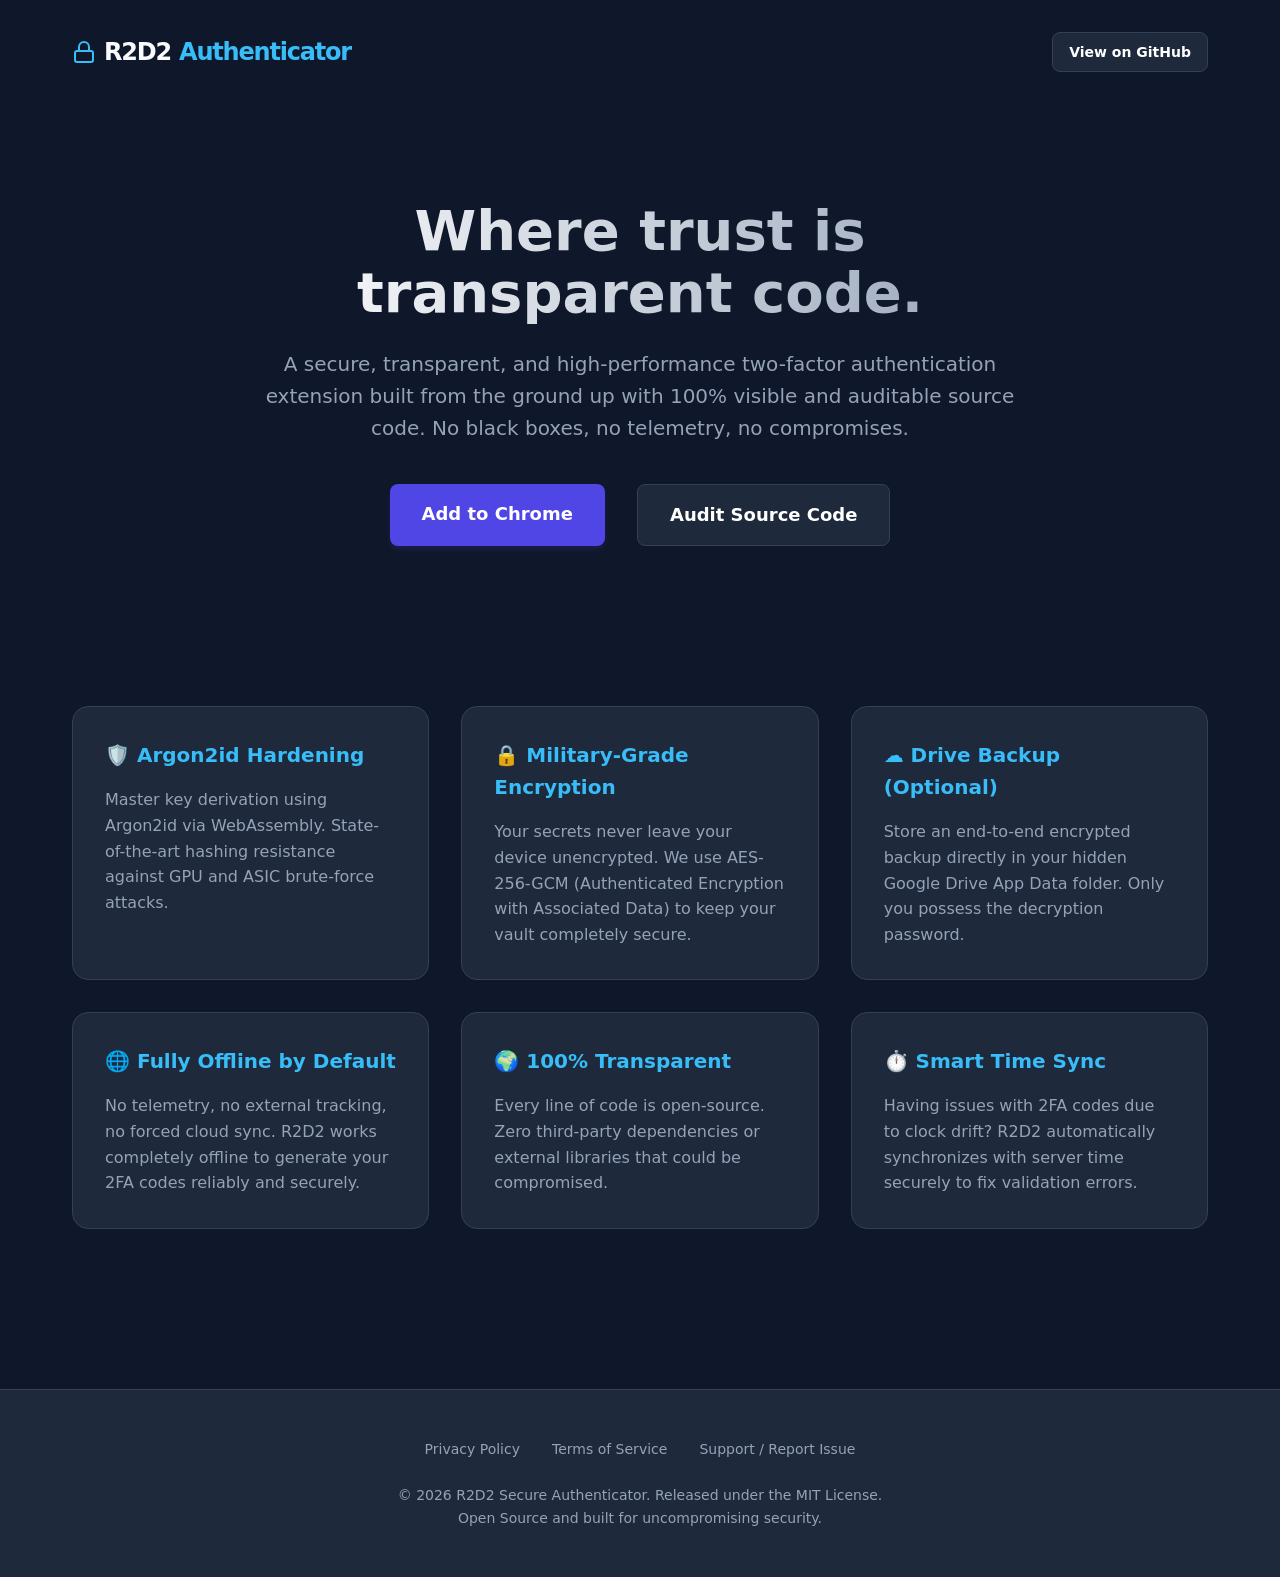
<file: docs/index.html>
<!DOCTYPE html>
<html lang="en">
<head>
    <meta charset="UTF-8">
    <meta name="viewport" content="width=device-width, initial-scale=1.0">
    <title>R2D2 Secure Authenticator</title>
    <meta name="description" content="Secure two-factor authentication with 100% transparent code. Offline by default, Argon2id encryption, and no telemetry.">
    <style>
        :root {
            --primary: #4F46E5;
            --primary-hover: #4338CA;
            --bg-color: #0f172a;
            --surface: #1e293b;
            --text-main: #f8fafc;
            --text-muted: #94a3b8;
            --border: #334155;
            --accent: #38bdf8;
        }

        * {
            margin: 0;
            padding: 0;
            box-sizing: border-box;
        }

        body {
            font-family: 'Inter', system-ui, -apple-system, sans-serif;
            background-color: var(--bg-color);
            color: var(--text-main);
            line-height: 1.6;
            -webkit-font-smoothing: antialiased;
        }

        .container {
            max-width: 1200px;
            margin: 0 auto;
            padding: 0 2rem;
        }

        /* Navigation */
        nav {
            padding: 2rem 0;
            display: flex;
            justify-content: space-between;
            align-items: center;
        }

        .logo {
            font-size: 1.5rem;
            font-weight: 800;
            letter-spacing: -0.05em;
            display: flex;
            align-items: center;
            gap: 0.5rem;
        }

        .logo span {
            color: var(--accent);
        }

        /* Hero Section */
        .hero {
            padding: 6rem 0;
            text-align: center;
            max-width: 800px;
            margin: 0 auto;
        }

        .hero h1 {
            font-size: 3.5rem;
            font-weight: 800;
            line-height: 1.1;
            margin-bottom: 1.5rem;
            background: linear-gradient(to right, #fff, #94a3b8);
            -webkit-background-clip: text;
            -webkit-text-fill-color: transparent;
        }

        .hero p {
            font-size: 1.25rem;
            color: var(--text-muted);
            margin-bottom: 2.5rem;
        }

        .btn {
            display: inline-block;
            padding: 1rem 2rem;
            font-size: 1.125rem;
            font-weight: 600;
            text-decoration: none;
            border-radius: 0.5rem;
            transition: all 0.2s ease;
        }

        .btn-primary {
            background-color: var(--primary);
            color: white;
            box-shadow: 0 4px 6px -1px rgba(79, 70, 229, 0.2);
        }

        .btn-primary:hover {
            background-color: var(--primary-hover);
            transform: translateY(-2px);
        }

        .btn-secondary {
            background-color: var(--surface);
            color: white;
            border: 1px solid var(--border);
            margin-left: 1rem;
        }

        .btn-secondary:hover {
            background-color: var(--border);
            transform: translateY(-2px);
        }

        /* Features Grid */
        .features {
            padding: 4rem 0;
            display: grid;
            grid-template-columns: repeat(auto-fit, minmax(300px, 1fr));
            gap: 2rem;
        }

        .feature-card {
            background-color: var(--surface);
            padding: 2rem;
            border-radius: 1rem;
            border: 1px solid var(--border);
            transition: transform 0.2s ease;
        }

        .feature-card:hover {
            transform: translateY(-5px);
            border-color: var(--primary);
        }

        .feature-card h3 {
            font-size: 1.25rem;
            margin-bottom: 1rem;
            color: var(--accent);
        }

        .feature-card p {
            color: var(--text-muted);
        }

        /* Footer */
        footer {
            margin-top: 6rem;
            padding: 3rem 0;
            border-top: 1px solid var(--border);
            background-color: var(--surface);
            text-align: center;
        }

        .footer-links {
            display: flex;
            justify-content: center;
            gap: 2rem;
            margin-bottom: 1.5rem;
        }

        .footer-links a {
            color: var(--text-muted);
            text-decoration: none;
            font-size: 0.875rem;
            transition: color 0.2s ease;
        }

        .footer-links a:hover {
            color: white;
            text-decoration: underline;
        }

        .footer-text {
            color: var(--text-muted);
            font-size: 0.875rem;
        }

        /* Responsive */
        @media (max-width: 768px) {
            .hero h1 {
                font-size: 2.5rem;
            }
            .btn-secondary {
                margin-left: 0;
                margin-top: 1rem;
            }
            .footer-links {
                flex-direction: column;
                gap: 1rem;
            }
        }
    </style>
</head>
<body>

    <div class="container">
        <nav>
            <div class="logo">
                <svg width="24" height="24" viewBox="0 0 24 24" fill="none" stroke="currentColor" stroke-width="2" stroke-linecap="round" stroke-linejoin="round" style="color: var(--accent);">
                    <rect x="3" y="11" width="18" height="11" rx="2" ry="2"></rect>
                    <path d="M7 11V7a5 5 0 0 1 10 0v4"></path>
                </svg>
                R2D2 <span>Authenticator</span>
            </div>
            <div>
                <a href="https://github.com/pab10v/r2d2" class="btn btn-secondary" style="padding: 0.5rem 1rem; font-size: 0.875rem;">View on GitHub</a>
            </div>
        </nav>

        <section class="hero">
            <h1>Where trust is transparent code.</h1>
            <p>A secure, transparent, and high-performance two-factor authentication extension built from the ground up with 100% visible and auditable source code. No black boxes, no telemetry, no compromises.</p>
            <div style="display: flex; justify-content: center; flex-wrap: wrap; gap: 1rem;">
                <a href="https://chrome.google.com/webstore/detail/iaclmkcpfjamljolibnoomkciooembee" class="btn btn-primary">Add to Chrome</a>
                <a href="https://github.com/pab10v/r2d2" class="btn btn-secondary">Audit Source Code</a>
            </div>
        </section>

        <section class="features">
            <div class="feature-card">
                <h3>🛡️ Argon2id Hardening</h3>
                <p>Master key derivation using Argon2id via WebAssembly. State-of-the-art hashing resistance against GPU and ASIC brute-force attacks.</p>
            </div>
            <div class="feature-card">
                <h3>🔒 Military-Grade Encryption</h3>
                <p>Your secrets never leave your device unencrypted. We use AES-256-GCM (Authenticated Encryption with Associated Data) to keep your vault completely secure.</p>
            </div>
            <div class="feature-card">
                <h3>☁️ Drive Backup (Optional)</h3>
                <p>Store an end-to-end encrypted backup directly in your hidden Google Drive App Data folder. Only you possess the decryption password.</p>
            </div>
            <div class="feature-card">
                <h3>🌐 Fully Offline by Default</h3>
                <p>No telemetry, no external tracking, no forced cloud sync. R2D2 works completely offline to generate your 2FA codes reliably and securely.</p>
            </div>
            <div class="feature-card">
                <h3>🌍 100% Transparent</h3>
                <p>Every line of code is open-source. Zero third-party dependencies or external libraries that could be compromised.</p>
            </div>
            <div class="feature-card">
                <h3>⏱️ Smart Time Sync</h3>
                <p>Having issues with 2FA codes due to clock drift? R2D2 automatically synchronizes with server time securely to fix validation errors.</p>
            </div>
        </section>
    </div>

    <footer>
        <div class="container">
            <div class="footer-links">
                <!-- REQUIRED FOR GOOGLE OAUTH / CHROME WEB STORE -->
                <a href="legal/PRIVACY_POLICY.html">Privacy Policy</a>
                <a href="legal/TERMS_OF_SERVICE.html">Terms of Service</a>
                <a href="https://github.com/pab10v/r2d2/issues">Support / Report Issue</a>
            </div>
            <p class="footer-text">
                &copy; 2026 R2D2 Secure Authenticator. Released under the MIT License.<br>
                Open Source and built for uncompromising security.
            </p>
        </div>
    </footer>

</body>
</html>
</file>
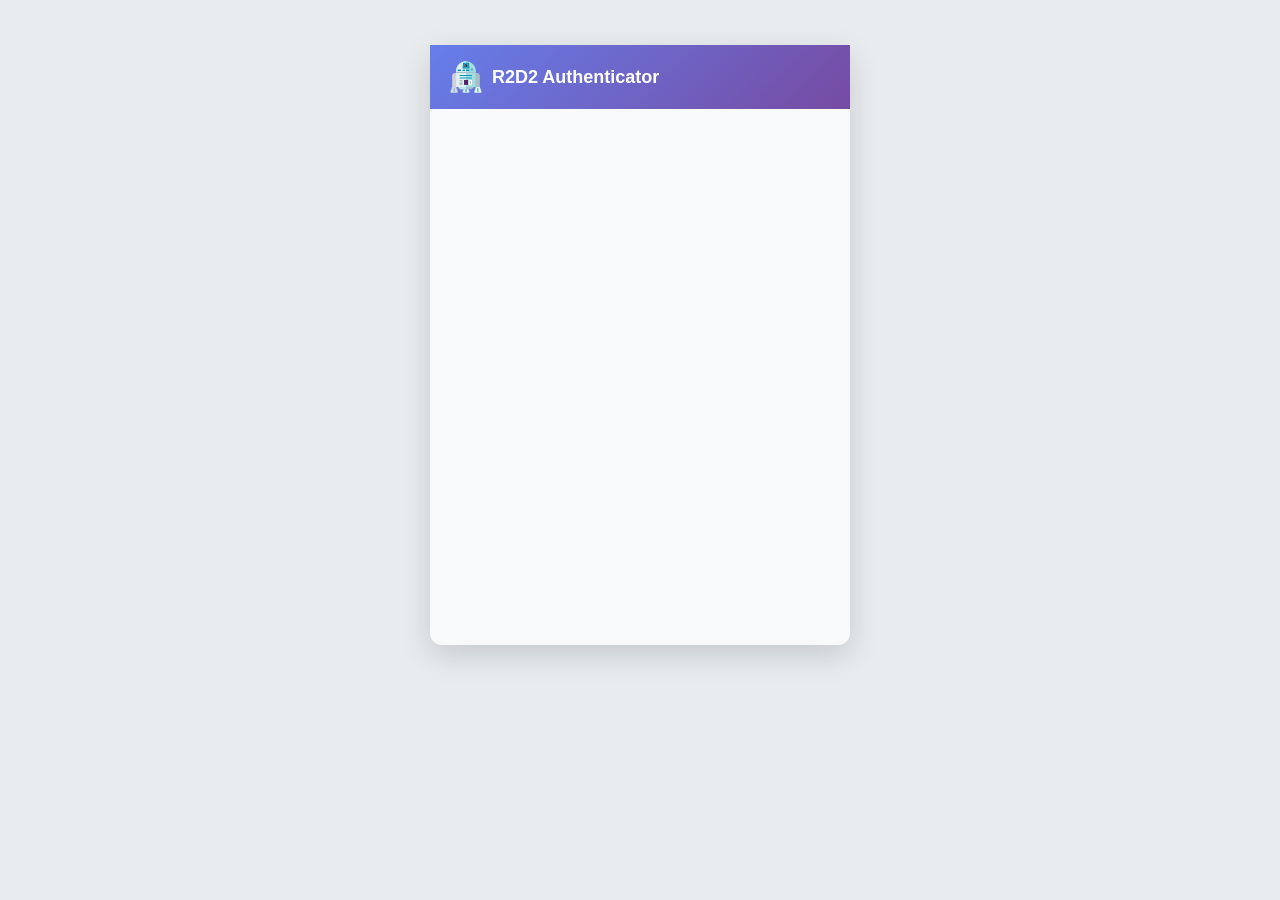
<file: popup.html>
<!DOCTYPE html>
<html lang="en">

<head>
    <meta charset="UTF-8">
    <meta name="viewport" content="width=device-width, initial-scale=1.0">
    <title data-i18n="extension.name">Secure Authenticator</title>
    <link rel="stylesheet" href="popup.css">
</head>

<body>
    <header class="header">
        <div style="display: flex; align-items: center;">
            <div class="logo-icon" style="margin-right: 10px; width: 32px; height: 32px;">
                <svg id="ePClGFr0fau1" xmlns="http://www.w3.org/2000/svg" xmlns:xlink="http://www.w3.org/1999/xlink"
                    viewBox="0 0 48 48" shape-rendering="geometricPrecision" text-rendering="geometricPrecision"
                    project-id="ca3d33f99fc24ca9b534fad73a9a01ad" export-id="323c31f20dab4340bcfbc4c43c2081da"
                    cached="false">
                    <g transform="matrix(1.7 0 0 1.7 -16.799898 -16.79958)">
                        <path
                            d="M15.2725,18.763c0-4.8199,3.9072-8.7269,8.7272-8.7269s8.7273,3.907,8.7273,8.7269v13.963h-17.4545v-13.963Z"
                            fill="#a4dddd" />
                        <path
                            d="M22.2547,34.0352l-1.2,2.7c-.12.2701-.0952.5821.0659.83s.4363.397.7317.397h4.296c.2955,0,.5708-.1492.7318-.397s.1859-.5599.0659-.83l-1.2004-2.7h-3.4909Z"
                            fill="#cdeffb" stroke="#bab7fa" stroke-width="0.3" />
                        <path d="M32.7271,20.5088h.8727c1.4461,0,2.6182,1.172,2.6182,2.618v9.5996h-3.4909v-12.2176Z"
                            fill="#a6bfc5" />
                        <path
                            d="M32.7273,32.7266l-1.3627,4.0876c-.0886.2662-.0441.5585.12.7863.164.2278.4276.3622.7082.3622h4.56c.2806,0,.5441-.1349.7078-.3626s.2085-.5201.12-.7863l-1.3624-4.0872h-3.4909Z"
                            fill="#d9fbfb" stroke="#bab7fa" stroke-width="0.1" />
                        <path d="M15.2726,20.5088h-.8727c-1.4461,0-2.6182,1.172-2.6182,2.618v9.5996h3.4909v-12.2176Z"
                            fill="#cfd3d4" />
                        <path
                            d="M15.2725,32.7266l1.3627,4.0876c.0886.2662.0441.5585-.12.7863-.164.2273-.4276.3622-.7082.3622h-4.56c-.2806,0-.5441-.1349-.7078-.3626-.164-.2278-.2085-.5201-.12-.7863l1.3624-4.0872h3.4909Z"
                            fill="#cedbe4" stroke="#c1bfdc" stroke-width="0.3" />
                        <path d="M29.2362,34.9083h-10.4727l-1.7454-2.1817h13.9636l-1.7455,2.1817Z" fill="#9fc3cc" />
                        <path d="M13.9632,34.0352h-.8724v3.0544h.8724v-3.0544Z" transform="translate(0 -0.106658)"
                            fill="#89adb6" />
                        <path d="M34.9085,34.0352h-.8724v3.0544h.8724v-3.0544Z" fill="#4e8491" />
                        <path d="M24.436,34.9072h-.8725v2.1822h.8725v-2.1822Z" transform="translate(0 -0.106458)"
                            fill="#4e8491" />
                        <path d="M23.9997,10.0361c-4.82,0-8.7272,3.907-8.7272,8.7269v13.963h8.7272v-22.6899Z"
                            fill="#e2eef3" />
                        <path d="M29.2361,26.6172h-2.6179v4.363h2.6179v-4.363Z" fill="#fff" />
                        <path d="M27.0544,16.5813h-6.1091l.4364-5.2361h5.2363l.4364,5.2361Z" fill="#059bbf" />
                        <path
                            d="M23.9999,15.4904c.8435,0,1.5273-.6837,1.5273-1.5272s-.6838-1.5272-1.5273-1.5272-1.5272.6838-1.5272,1.5272.6837,1.5272,1.5272,1.5272Z"
                            fill="#3e3e3f" />
                        <path
                            d="M23.9996,15.9267c-1.0825,0-1.9635-.8809-1.9635-1.9634s.881-1.9633,1.9635-1.9633s1.9634.8809,1.9634,1.9633-.8809,1.9634-1.9634,1.9634Zm0-3.4904c-.8421,0-1.5271.685-1.5271,1.527s.685,1.5271,1.5271,1.5271s1.5271-.685,1.5271-1.5271-.685-1.527-1.5271-1.527Z"
                            fill="#40c9e7" />
                        <path
                            d="M29.2364,18.6543c.6629,0,1.2002-.5374,1.2002-1.2002s-.5373-1.2002-1.2002-1.2002-1.2003.5373-1.2003,1.2002.5374,1.2002,1.2003,1.2002Z"
                            fill="#6cb0dc" />
                        <path d="M25.745,26.6172h-3.4906v4.363h3.4906v-4.363Z" fill="rgba(70,5,88,0.87)" />
                        <path d="M32.727,19.6353h-17.4545v.8726h17.4545v-.8726Z" fill="#a6bfc5" />
                        <path d="M29.2362,22.2539h-10.9091v.8727h10.9091v-.8727Z" fill="#059bbf" />
                        <path d="M29.2362,24.4355h-10.9091v.8727h10.9091v-.8727Z" fill="#059bbf" />
                        <path d="M20.9453,26.6172h-2.6182v1.309h2.6182v-1.309Z" fill="#a6bfc5" />
                        <path d="M23.1276,17.4541h-2.1823v1.3093h2.1823v-1.3093Z" fill="#059bbf" />
                        <path d="M19.6361,17.4541h-3.0546v1.309h3.0546v-1.309Z" fill="#059bbf" />
                        <path d="M27.0545,17.4541h-3.0545v1.309h3.0545v-1.309Z" fill="#059bbf" />
                        <path d="M20.9453,28.7988h-2.6182v2.1817h2.6182v-2.1817Z" fill="#a6bfc5" />
                        <path d="M28.3631,27.4902h-.8724v2.6181h.8724v-2.6181Z" fill="#a6bfc5" />
                        <path d="M23.9999,32.7266h-6.9818l1.7454,2.1817h5.2364v-2.1817Z" fill="#b8e6e6" />
                        <path
                            d="M22.4727,13.9632c0,.8435.6837,1.5272,1.5272,1.5272v-3.0544c-.8435,0-1.5272.6838-1.5272,1.5272Z"
                            fill="#5b5c5f" />
                    </g>
                </svg>
            </div>
            <h1 data-i18n="extension.name">R2D2 Authenticator</h1>
        </div>
        <div class="header-actions">
            <button id="add-account-btn" class="btn btn-primary btn-sm" data-i18n="ui.add_account"
                style="display: none;">+ Add Account</button>
            <button id="close-tab-btn" class="btn btn-secondary btn-sm"
                style="display: none; padding: 5px 10px;">&times;</button>
            <!-- cambiar este bonzote por un btoncito elegante-->

            <button id="menu-btn" class="menu-btn" style="display: none;">
                <span></span>
                <span></span>
                <span></span>
            </button>
        </div>
    </header>

    <!-- ═══════════════════════════════════════════════════════════
       VIEW: SETUP — First use, create PIN
  ═══════════════════════════════════════════════════════════ -->
    <div id="view-setup" class="vault-view" style="display:none;">
        <div class="vault-card">
            <div class="vault-icon">🔐</div>
            <h1 class="vault-title" data-i18n="ui.welcome_r2d2">Welcome to R2D2</h1>
            <p class="vault-subtitle" data-i18n="ui.create_pin_subtitle">Create a PIN to protect your 2FA secrets</p>
            <form id="setup-form" autocomplete="off">
                <div class="pin-group">
                    <label for="setup-pin" data-i18n="ui.choose_pin">Choose a PIN</label>
                    <input id="setup-pin" type="password" inputmode="numeric" maxlength="8" placeholder="4–8 digits"
                        data-i18n-placeholder="ui.pin_4_8_digits" autocomplete="new-password" required>
                </div>
                <div class="pin-group">
                    <label for="setup-pin-confirm" data-i18n="ui.confirm_pin">Confirm PIN</label>
                    <input id="setup-pin-confirm" type="password" inputmode="numeric" maxlength="8"
                        placeholder="Repeat PIN" data-i18n-placeholder="ui.repeat_pin" autocomplete="new-password"
                        required>
                </div>
                <div id="setup-error" class="vault-error" style="display:none;"></div>
                <button type="submit" class="vault-btn" data-i18n="ui.create_vault">Create Vault</button>
            </form>
            <p class="vault-note" data-i18n="ui.pin_note">Your PIN encrypts all secrets with AES-256-GCM.<br>There is no recovery — don't forget
                it.</p>
        </div>
    </div>

    <!-- ═══════════════════════════════════════════════════════════
       VIEW: UNLOCK — Enter PIN
  ═══════════════════════════════════════════════════════════ -->
    <div id="view-unlock" class="vault-view" style="display:none;">
        <div class="vault-card">
            <div class="vault-icon">
                <svg height="72px" width="72px" version="1.1" id="Layer_1" xmlns="http://www.w3.org/2000/svg"
                    xmlns:xlink="http://www.w3.org/1999/xlink" viewBox="0 0 495 495" xml:space="preserve" fill="#ffffff"
                    stroke="#ffffff">
                    <g id="SVGRepo_bgCarrier" stroke-width="0" />
                    <g id="SVGRepo_tracerCarrier" stroke-linecap="round" stroke-linejoin="round" />
                    <g id="SVGRepo_iconCarrier">
                        <g>
                            <path style="fill:#a7162b;"
                                d="M180,107.5c0-37.22,30.28-67.5,67.5-67.5S315,70.28,315,107.5V175h40v-67.5 C355,48.224,306.776,0,247.5,0S140,48.224,140,107.5V175h40V107.5z" />
                            <path style="fill:#720319;"
                                d="M247.5,175v96.431c22.056,0,40,17.944,40,40c0,14.773-8.056,27.691-20,34.619v50.566h-20V495H425 V175H247.5z" />
                            <path style="fill:#c00707;"
                                d="M227.5,396.616V346.05c-11.944-6.927-20-19.846-20-34.619c0-22.056,17.944-40,40-40V175H70v320 h177.5v-98.384H227.5z" />
                            <path style="fill:#9f6581;"
                                d="M207.5,311.431c0,14.773,8.056,27.692,20,34.619v50.566h40V346.05c11.944-6.927,20-19.846,20-34.619 c0-22.056-17.944-40-40-40C225.444,271.431,207.5,289.375,207.5,311.431z" />
                        </g>
                    </g>
                </svg>
            </div>
            <h1 class="vault-title" data-i18n="ui.r2d2_locked">R2D2 Locked</h1>
            <p class="vault-subtitle" data-i18n="ui.enter_pin_subtitle">Enter your PIN to access your accounts</p>
            <form id="unlock-form" autocomplete="off">
                <div class="pin-group">
                    <label for="unlock-pin" data-i18n="ui.pin">PIN</label>
                    <input id="unlock-pin" type="password" inputmode="numeric" maxlength="8" placeholder="Enter PIN"
                        data-i18n-placeholder="ui.enter_pin" autocomplete="current-password" required>
                </div>
                <div id="unlock-error" class="vault-error" style="display:none;"></div>
                <button type="submit" id="unlock-btn" class="vault-btn" data-i18n="ui.unlock">Unlock</button>
            </form>
            <p id="unlock-attempts" class="vault-note" style="display:none;"></p>
        </div>
    </div>

    <!-- ═══════════════════════════════════════════════════════════
       VIEW: MAIN — Authenticator
  ═══════════════════════════════════════════════════════════ -->
    <div id="view-main" style="display:none;">
        <div id="app">
            <!-- Search Bar -->
            <div class="search-container">
                <div class="search-box">
                    <svg class="search-icon" width="16" height="16" viewBox="0 0 24 24" fill="none"
                        stroke="currentColor" stroke-width="2">
                        <circle cx="11" cy="11" r="8"></circle>
                        <line x1="21" y1="21" x2="16.65" y2="16.65"></line>
                    </svg>
                    <input type="text" id="search-accounts" placeholder="Search accounts..."
                        data-i18n-placeholder="ui.search_placeholder">
                </div>
                <div id="context-filter-info" class="context-filter-info" style="display: none;">
                    <span id="context-filter-label"></span>
                    <button id="show-all-accounts-btn" type="button" class="btn btn-secondary btn-sm"
                        data-i18n="ui.show_all_accounts">Show all</button>
                </div>
            </div>

            <!-- Main Content -->
            <main class="main-content">
                <!-- Account List -->
                <div id="account-list" class="account-list">
                    <!-- Accounts will be dynamically added here -->
                </div>

                <!-- Empty State -->
                <div id="empty-state" class="empty-state" style="display: none;">
                    <div class="empty-icon">...</div>
                    <h2 data-i18n="ui.no_accounts">No Accounts Yet</h2>
                    <p data-i18n="ui.add_first_subtitle">Add your first 2FA account to get started</p>
                    <button id="add-first-account-btn" class="btn btn-primary" data-i18n="ui.add_first">Add Your First
                        Account</button>
                </div>
            </main>

            <!-- Add Account Modal -->
            <div id="add-account-modal" class="modal" style="display: none;">
                <div class="modal-content">
                    <div class="modal-header">
                        <h2 data-i18n="ui.add_account">Add New Account</h2>
                        <button id="close-modal-btn" class="close-btn">&times;</button>
                    </div>
                    <form id="add-account-form">
                        <div class="form-group">
                            <label for="account-name" data-i18n="ui.account_name">Account Name</label>
                            <input type="text" id="account-name" required placeholder="e.g., Gmail">
                        </div>
                        <div class="form-group">
                            <label for="account-issuer" data-i18n="ui.issuer">Issuer (Optional)</label>
                            <input type="text" id="account-issuer" placeholder="e.g., Google">
                        </div>
                        <div class="form-group">
                            <label for="account-secret" data-i18n="ui.secret_key">Secret Key</label>
                            <input type="text" id="account-secret" required placeholder="Base32 secret">
                            <small>Enter the secret key from your 2FA setup</small>
                        </div>
                        <div class="form-row">
                            <div class="form-group">
                                <label for="account-type" data-i18n="ui.account_type">Type</label>
                                <select id="account-type">
                                    <option value="TOTP" data-i18n="ui.totp">Time-based (TOTP)</option>
                                    <option value="HOTP" data-i18n="ui.hotp">Counter-based (HOTP)</option>
                                </select>
                            </div>
                            <div id="counter-group" class="form-group" style="display: none;">
                                <label for="account-counter" data-i18n="ui.counter">Initial Counter</label>
                                <input type="number" id="account-counter" value="0" min="0">
                            </div>
                        </div>
                        <div class="form-group">
                            <label for="account-digits" data-i18n="ui.digits">Digits</label>
                            <select id="account-digits">
                                <option value="6">6 digits</option>
                                <option value="8">8 digits</option>
                            </select>
                        </div>
                        <div class="form-group">
                            <label for="scan-qr-btn" data-i18n="ui.or_scan_qr">Or Scan QR Code</label>
                            <button type="button" id="scan-qr-btn" class="btn btn-secondary" data-i18n="ui.scan_qr">Scan
                                QR Code</button>
                        </div>
                        <div class="form-actions">
                            <button type="button" id="cancel-add-btn" class="btn btn-secondary"
                                data-i18n="ui.cancel">Cancel</button>
                            <button type="submit" class="btn btn-primary" data-i18n="ui.add_account">Add
                                Account</button>
                        </div>
                    </form>
                </div>
            </div>

            <!-- Menu Dropdown -->
            <div id="menu-dropdown" class="dropdown" style="display: none;">
                <button id="export-btn" class="dropdown-item" data-i18n="ui.export">Export Accounts</button>
                <button id="import-btn" class="dropdown-item" data-i18n="ui.import">Import Accounts</button>
                <button id="qr-scanner-btn" class="dropdown-item" data-i18n="ui.scan_qr">Scan QR Code</button>
                <button id="expand-tab-btn" class="dropdown-item" data-i18n="ui.expand_to_tab">Expand to Tab</button>
                <button id="sounds-toggle-btn" class="dropdown-item">R2D2 Sounds: ON</button>
                <button id="test-sounds-btn" class="dropdown-item">Test R2D2 Sounds</button>
                <button id="debug-btn" class="dropdown-item" data-i18n="ui.debug_totp">Debug TOTP</button>
                <button id="settings-btn" class="dropdown-item" data-i18n="ui.settings">Settings</button>
            </div>

            <!-- Import Modal -->
            <div id="import-modal" class="modal" style="display: none;">
                <div class="modal-content">
                    <div class="modal-header">
                        <h2 data-i18n="ui.restore_accounts">Import Accounts</h2>
                        <button id="close-import-modal-btn" class="close-btn">&times;</button>
                    </div>
                    <div class="form-group">
                        <label for="import-data" data-i18n="ui.paste_export_data">Paste Export Data</label>
                        <textarea id="import-data" rows="10"
                            placeholder="Paste JSON or otpauth:// export data here..."
                            data-i18n-placeholder="ui.paste_export_data_placeholder"></textarea>
                    </div>
                    <div class="form-group" style="padding-top: 0;">
                        <label for="import-file-input" data-i18n="ui.or_load_from_file">Or Load from File</label>
                        <input type="file" id="import-file-input" accept=".json,.txt" class="form-control">
                    </div>
                    <div class="form-group" id="import-password-group" style="margin-bottom: 15px;">
                        <label for="import-password" data-i18n="ui.decryption_password">Decryption Password (if encrypted)</label>
                        <input type="password" id="import-password" placeholder="Enter password to decrypt data"
                            data-i18n-placeholder="ui.enter_decryption_password"
                            class="form-control" style="width: 100%;">
                    </div>
                    <div class="form-actions">
                        <button type="button" id="cancel-import-btn" class="btn btn-secondary"
                            data-i18n="ui.cancel">Cancel</button>
                        <button type="button" id="confirm-import-btn" class="btn btn-primary"
                            data-i18n="ui.import">Import</button>
                    </div>
                </div>
            </div>

            <!-- Export Modal -->
            <div id="export-modal" class="modal" style="display: none;">
                <div class="modal-content">
                    <div class="modal-header">
                        <h2 data-i18n="ui.backup_accounts">Export Accounts</h2>
                        <button id="close-export-modal-btn" class="close-btn">&times;</button>
                    </div>
                    <div class="warning-banner"
                        style="background: rgba(244,67,54,0.1); border: 1px solid #f44336; padding: 10px; border-radius: 6px; margin-bottom: 15px; display: flex; align-items: flex-start; gap: 10px;">
                        <span style="font-size: 20px;">⚠️</span>
                        <div style="font-size: 12px; color: #d32f2f;">
                            <strong data-i18n="ui.warning">Warning:</strong> <span data-i18n="ui.export_warning_text">This export contains your 2FA secrets. Never share this data or
                            save it in insecure locations.
                            </span>
                        </div>
                    </div>
                    <div class="form-group" style="margin-bottom: 15px;">
                        <label for="export-password" data-i18n="ui.encryption_password_optional">Encryption Password (Optional)</label>
                        <input type="password" id="export-password" placeholder="Leave blank for plaintext"
                            data-i18n-placeholder="ui.leave_blank_plaintext"
                            class="form-control" style="width: 100%;">
                        <small data-i18n="ui.export_encryption_hint">If set, the export will be encrypted with AES-256-GCM.</small>
                    </div>
                    <div class="form-group">
                        <label for="export-data" data-i18n="ui.export_data">Export Data</label>
                        <textarea id="export-data" rows="8" readonly></textarea>
                        <small data-i18n="ui.export_save_securely">Save this data securely for backup purposes</small>
                    </div>
                    <div class="form-actions">
                        <button id="copy-export-btn" class="btn btn-secondary" data-i18n="ui.copy">Copy to
                            Clipboard</button>
                        <button id="close-export-btn" class="btn btn-primary" data-i18n="ui.close">Close</button>
                    </div>
                </div>
            </div>

            <!-- Settings Modal -->
            <div id="settings-modal" class="modal" style="display: none;">
                <div class="modal-content">
                    <div class="modal-header">
                        <h2 data-i18n="ui.settings">Settings</h2>
                        <button id="close-settings-modal-btn" class="close-btn">&times;</button>
                    </div>
                    <div class="settings-tabs" role="tablist" aria-label="Settings sections">
                        <button class="settings-tab active" data-settings-tab="general" data-i18n="ui.general">General</button>
                        <button class="settings-tab" data-settings-tab="security" data-i18n="ui.security">Security</button>
                        <button class="settings-tab" data-settings-tab="backup" data-i18n="ui.backup_accounts">Backup</button>
                    </div>

                    <div class="settings-panel active" id="settings-panel-general">
                        <div class="form-group" style="margin-top: 15px;">
                            <h3 data-i18n="ui.preferences">Preferences</h3>
                            <div style="margin-top: 10px;">
                                <label for="language-select" data-i18n="ui.language">Language</label>
                                <select id="language-select"></select>
                            </div>
                            <div style="margin-top: 10px;">
                                <label for="theme-select" data-i18n="ui.theme">Theme</label>
                                <select id="theme-select">
                                    <option value="auto" data-i18n="ui.system_default">System Default</option>
                                    <option value="light" data-i18n="ui.light">Light</option>
                                    <option value="dark" data-i18n="ui.dark">Dark</option>
                                </select>
                            </div>
                            <div style="margin-top: 10px;">
                                <label for="sort-order" data-i18n="ui.account_order">Account Order</label>
                                <select id="sort-order">
                                    <option value="manual" data-i18n="ui.order_manual_date_added">Manual (Date Added)</option>
                                    <option value="alpha" data-i18n="ui.order_alphabetical">Alphabetical (A-Z)</option>
                                </select>
                            </div>
                            <div style="margin-top: 10px; display: flex; align-items: center; justify-content: space-between;">
                                <label style="margin: 0;" data-i18n="ui.r2d2_sounds">R2D2 Sounds</label>
                                <button id="settings-sounds-toggle-btn" class="btn btn-secondary btn-sm" data-i18n="ui.on">ON</button>
                            </div>
                        </div>
                        <div class="form-group" style="margin-top: 15px;">
                            <h3 data-i18n="ui.about">About</h3>
                            <small>R2D2 Authenticator v1.5.0</small><br>
                            <small id="settings-account-count">0 accounts</small>
                        </div>
                    </div>

                    <div class="settings-panel" id="settings-panel-security">
                        <div class="form-group" style="margin-top: 15px;">
                            <h3 data-i18n="ui.security">Security</h3>
                            <button id="change-pin-btn" class="btn btn-secondary" style="margin-top: 10px; width: 100%;" data-i18n="ui.change_pin">Change PIN</button>
                            <div style="margin-top: 10px;">
                                <label for="lock-timeout" data-i18n="ui.auto_lock_timeout">Auto-lock timeout</label>
                                <select id="lock-timeout">
                                    <option value="1">1 minute</option>
                                    <option value="5" selected>5 minutes</option>
                                    <option value="15">15 minutes</option>
                                    <option value="0">Never</option>
                                </select>
                            </div>
                            <div style="margin-top: 15px;">
                                <button id="sync-time-btn" class="btn btn-secondary" style="width: 100%; display: flex; align-items: center; justify-content: center; gap: 8px;">
                                    <span>🕒</span> <span data-i18n="ui.sync_time_google">Sync Time with Google</span>
                                </button>
                                <small id="sync-status" style="display: block; margin-top: 4px; font-size: 10px; color: #666;"></small>
                            </div>
                        </div>
                        <div class="form-group" style="margin-top: 15px;">
                            <h3 data-i18n="ui.site_integration">Site integration</h3>
                            <small data-i18n="ui.site_integration_desc">Enable the in-page 2FA picker button only on sites you choose.</small>
                            <button id="grant-site-access-btn" class="btn btn-secondary" style="margin-top: 10px; width: 100%;" data-i18n="ui.enable_for_current_site">Enable for current site</button>
                            <button id="revoke-site-access-btn" class="btn btn-secondary" style="margin-top: 8px; width: 100%;" data-i18n="ui.disable_for_current_site">Disable for current site</button>
                            <small id="site-access-status" style="display:block; margin-top:6px; font-size: 10px; color:#666;"></small>
                        </div>
                    </div>

                    <div class="settings-panel" id="settings-panel-backup">
                        <div class="form-group" style="margin-top: 15px;">
                            <h3 data-i18n="ui.drive_backup">Google Drive backup</h3>
                            <small data-i18n="ui.drive_backup_desc">Store an encrypted backup in your Google Drive app data (hidden). You control the encryption password.</small>
                            <small id="drive-health" style="display:block; margin-top:6px; font-size: 11px; color:#666;"></small>
                            <div style="margin-top: 10px;">
                                <label for="drive-backup-password" data-i18n="ui.drive_backup_password">Backup encryption password</label>
                                <input type="password" id="drive-backup-password" placeholder="Password used to encrypt backup" data-i18n-placeholder="ui.drive_backup_password_placeholder" class="form-control" style="width: 100%;" autocomplete="off">
                                <small data-i18n="ui.drive_backup_password_hint">This password is not stored. Keep it safe.</small>
                            </div>
                            <button id="drive-connect-btn" class="btn btn-secondary" style="margin-top: 10px; width: 100%;" data-i18n="ui.drive_connect">Connect Google Drive</button>
                            <button id="drive-backup-now-btn" class="btn btn-secondary" style="margin-top: 8px; width: 100%;" data-i18n="ui.drive_backup_now">Backup now</button>
                            <button id="drive-restore-btn" class="btn btn-secondary" style="margin-top: 8px; width: 100%;" data-i18n="ui.drive_restore">Restore latest backup</button>
                            <small id="drive-status" style="display:block; margin-top:6px; font-size: 10px; color:#666;"></small>
                        </div>
                    </div>
                    <div class="form-actions">
                        <button id="close-settings-btn" class="btn btn-primary" data-i18n="ui.close">Close</button>
                    </div>
                </div>
            </div>

            <!-- Change PIN Modal -->
            <div id="change-pin-modal" class="modal" style="display: none;">
                <div class="modal-content">
                    <div class="modal-header">
                        <h2 data-i18n="ui.change_pin">Change PIN</h2>
                        <button id="close-change-pin-modal-btn" class="close-btn">&times;</button>
                    </div>
                    <form id="change-pin-form" style="padding: 20px;">
                        <div class="form-group" style="padding: 0; margin-bottom: 15px;">
                            <label for="current-pin" data-i18n="ui.current_pin">Current PIN</label>
                            <input type="password" id="current-pin" required maxlength="8"
                                placeholder="Enter current PIN" data-i18n-placeholder="ui.enter_current_pin">
                        </div>
                        <div class="form-group" style="padding: 0; margin-bottom: 15px;">
                            <label for="new-pin" data-i18n="ui.new_pin">New PIN</label>
                            <input type="password" id="new-pin" required maxlength="8" placeholder="4-8 digits" data-i18n-placeholder="ui.pin_4_8_digits">
                        </div>
                        <div class="form-group" style="padding: 0; margin-bottom: 15px;">
                            <label for="confirm-new-pin" data-i18n="ui.confirm_new_pin">Confirm New PIN</label>
                            <input type="password" id="confirm-new-pin" required maxlength="8"
                                placeholder="Repeat new PIN" data-i18n-placeholder="ui.repeat_new_pin">
                        </div>
                        <div class="form-actions" style="padding: 10px 0 0 0; border: none;">
                            <button type="button" id="cancel-change-pin-btn" class="btn btn-secondary"
                                data-i18n="ui.cancel">Cancel</button>
                            <button type="submit" class="btn btn-primary" data-i18n="ui.update_pin">Update PIN</button>
                        </div>
                    </form>
                </div>
            </div>

            <!-- QR Scanner Modal -->
            <div id="qr-scanner-modal" class="modal" style="display: none;">
                <div class="modal-content qr-scanner-content">
                    <div class="modal-header">
                        <h2 data-i18n="ui.scan_qr">Scan QR Code</h2>
                        <button class="close-btn">&times;</button>
                    </div>
                    <div class="scanner-container">
                        <video id="qr-video" width="300" height="300" style="display: none;"></video>
                        <canvas id="qr-canvas" width="300" height="300" style="display: none;"></canvas>
                        <div id="scanner-placeholder" class="scanner-placeholder">
                            <div class="scanner-icon">QR</div>
                            <p data-i18n="ui.click_start_camera">Click \"Start Camera\" to begin scanning</p>
                        </div>
                        <div id="scanner-status" class="scanner-status"></div>
                    </div>
                    <div class="scanner-actions">
                        <button id="start-camera-btn" class="btn btn-primary" data-i18n="ui.start_camera">Start
                            Camera</button>
                        <button id="stop-camera-btn" class="btn btn-secondary" style="display: none;" data-i18n="ui.stop_camera">Stop
                            Camera</button>
                        <button id="scan-tab-btn" class="btn btn-secondary" data-i18n="ui.scan_tab">Scan Tab</button>
                        <button id="manual-input-btn" class="btn btn-secondary" data-i18n="ui.manual_input">Manual
                            Input</button>
                        <button id="close-scanner-btn" class="btn btn-primary" data-i18n="ui.close">Close</button>
                    </div>
                    <div id="manual-input-section" class="manual-input-section" style="display: none;">
                        <div class="form-group">
                            <label for="manual-qr-input" data-i18n="ui.enter_qr_data">Enter QR Code Data:</label>
                            <textarea id="manual-qr-input" rows="4"
                                placeholder="Paste otpauth:// URI or account data here..."></textarea>
                        </div>
                        <button id="import-manual-btn" class="btn btn-primary" data-i18n="ui.import">Import</button>
                    </div>
                </div>
            </div>
        </div> <!-- #app -->
    </div> <!-- #view-main -->

    <!-- Scripts -->
    <!-- Argon2 Sandbox -->
    <iframe id="argon-sandbox" src="sandbox.html" style="display: none;"></iframe>
    <script src="i18n.js"></script>
    <script src="r2d2-sounds.js"></script>
    <script src="totp.js"></script>
    <script src="vault.js"></script>
    <script src="drive-sync.js"></script>
    <script src="jsqr.js"></script>
    <script src="qr-scanner.js"></script>
    <script src="popup.js"></script>
</body>

</html>
</file>
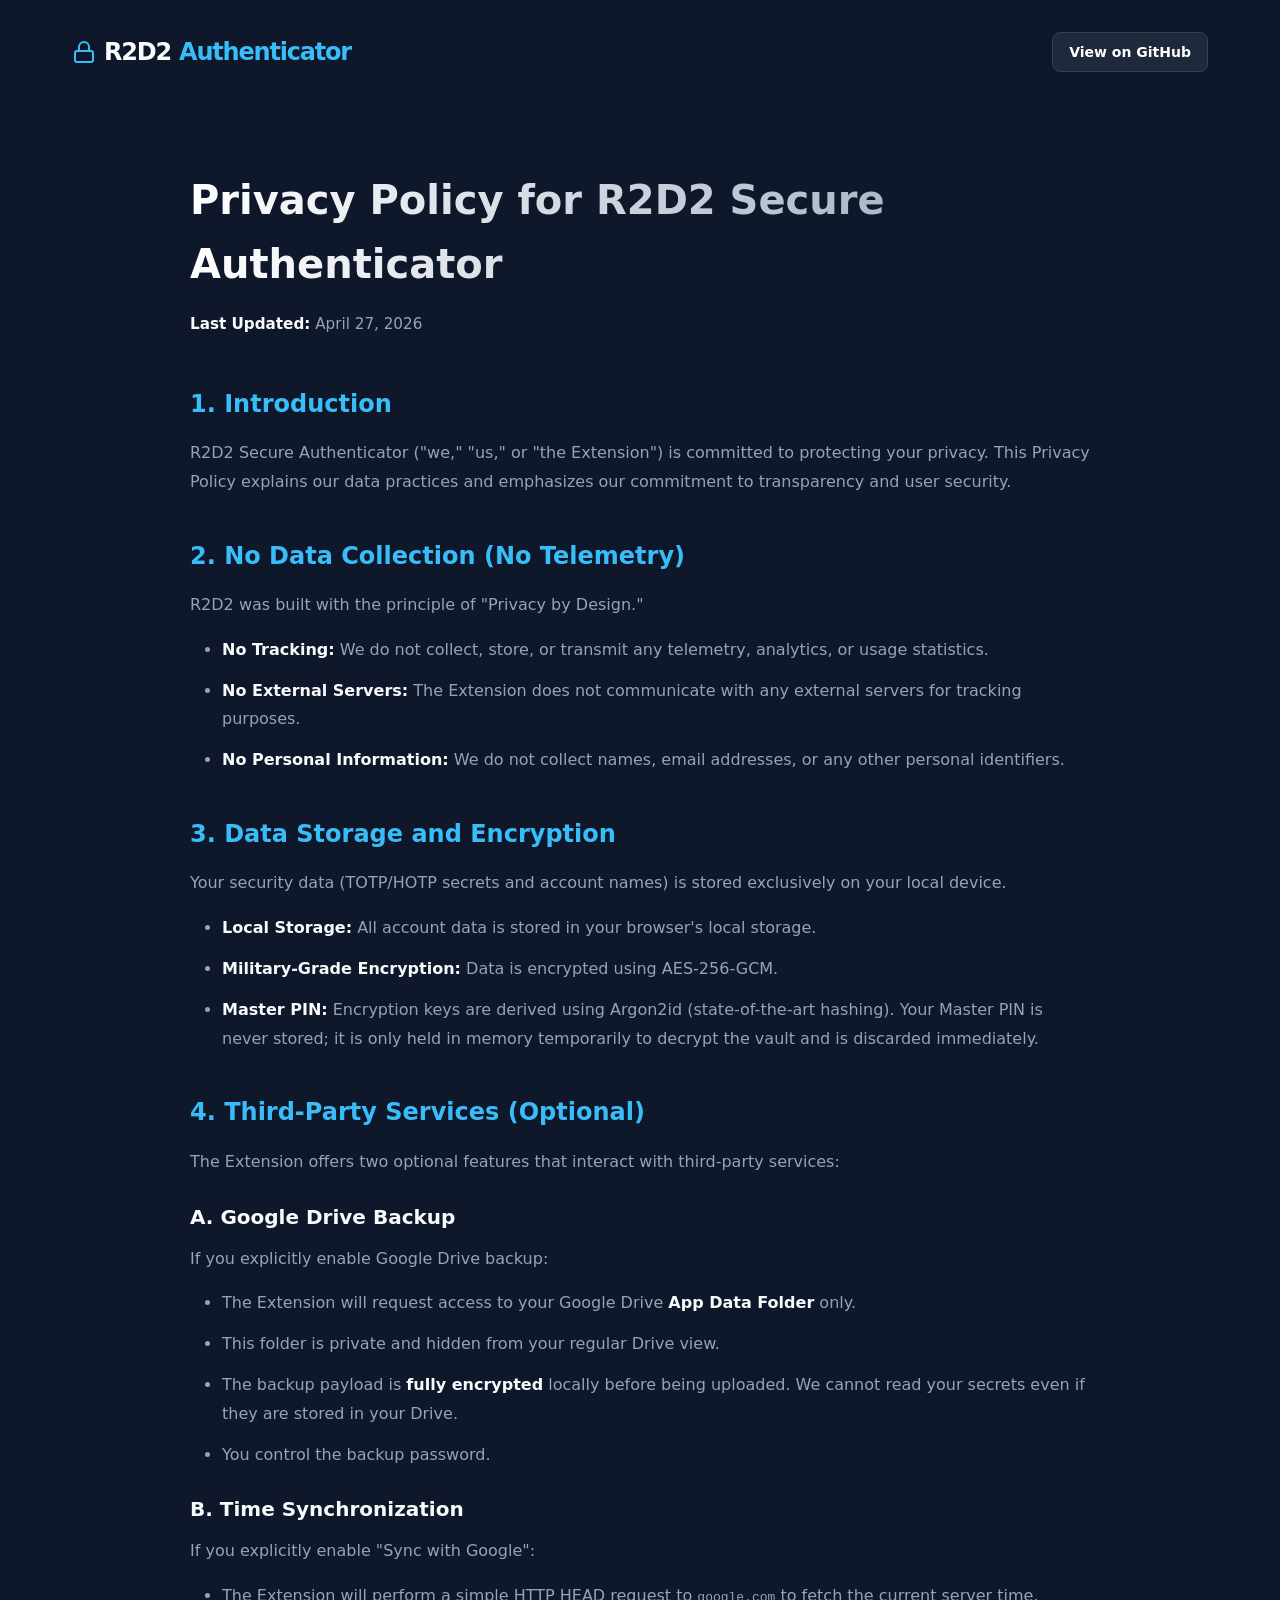
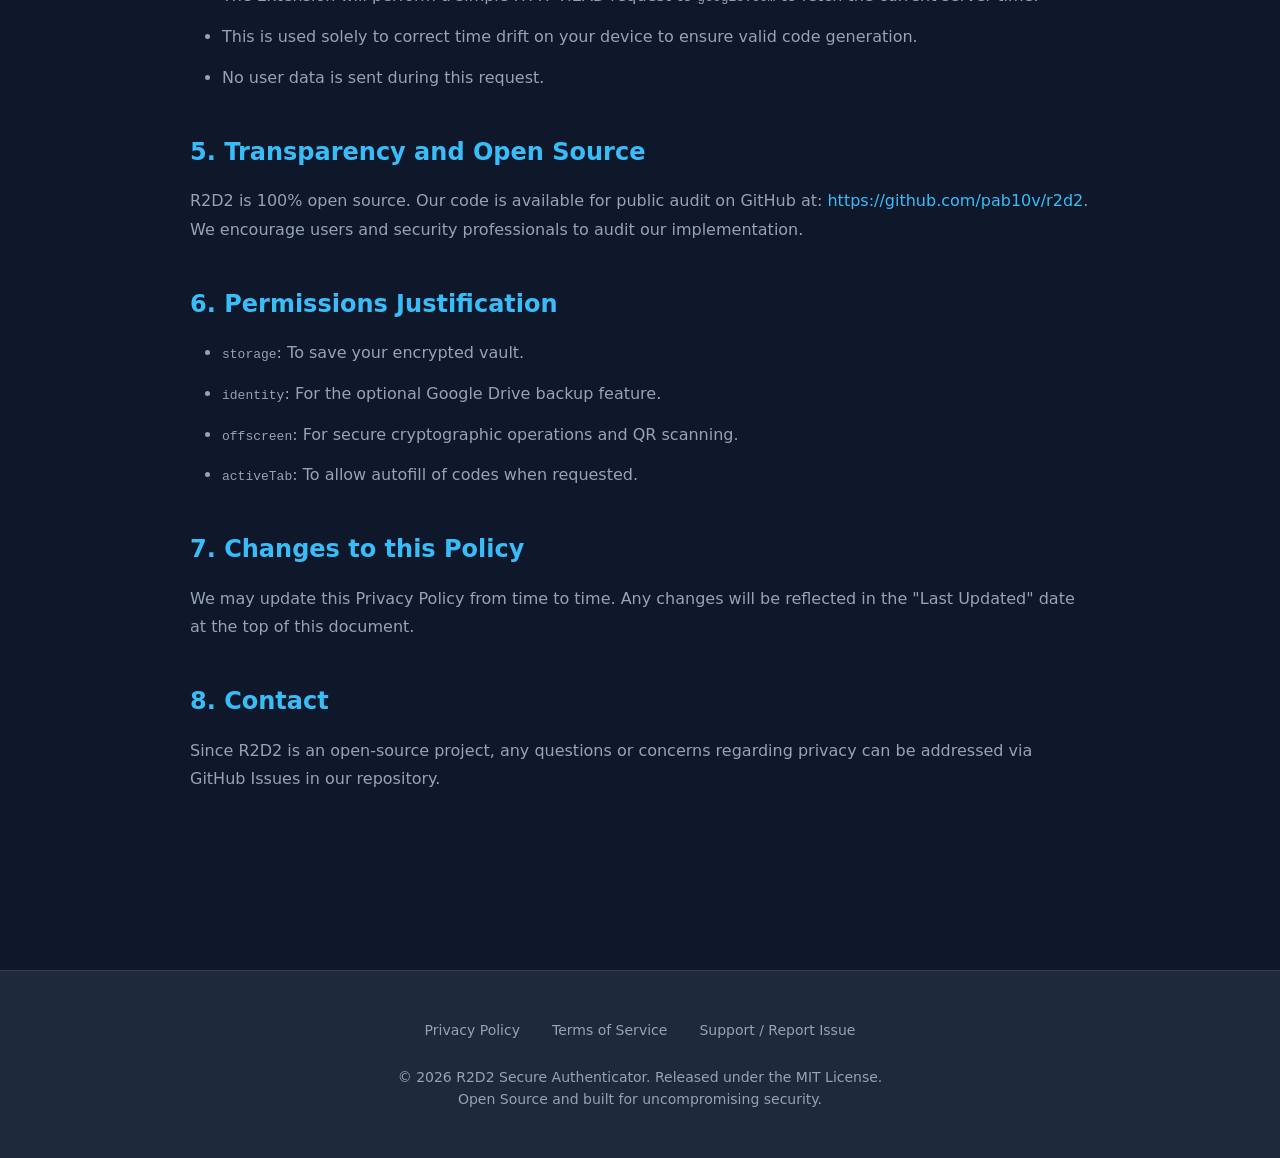
<file: docs/legal/PRIVACY_POLICY.html>
<!DOCTYPE html>
<html lang="en">
<head>
    <meta charset="UTF-8">
    <meta name="viewport" content="width=device-width, initial-scale=1.0">
    <title>Privacy Policy - R2D2 Secure Authenticator</title>
    <meta name="description" content="Privacy Policy for R2D2 Secure Authenticator">
    <style>
        :root {
            --primary: #4F46E5;
            --primary-hover: #4338CA;
            --bg-color: #0f172a;
            --surface: #1e293b;
            --text-main: #f8fafc;
            --text-muted: #94a3b8;
            --border: #334155;
            --accent: #38bdf8;
        }

        * {
            margin: 0;
            padding: 0;
            box-sizing: border-box;
        }

        body {
            font-family: 'Inter', system-ui, -apple-system, sans-serif;
            background-color: var(--bg-color);
            color: var(--text-main);
            line-height: 1.6;
            -webkit-font-smoothing: antialiased;
        }

        .container {
            max-width: 1200px;
            margin: 0 auto;
            padding: 0 2rem;
        }

        /* Navigation */
        nav {
            padding: 2rem 0;
            display: flex;
            justify-content: space-between;
            align-items: center;
        }

        .logo {
            font-size: 1.5rem;
            font-weight: 800;
            letter-spacing: -0.05em;
            display: flex;
            align-items: center;
            gap: 0.5rem;
        }

        .logo span {
            color: var(--accent);
        }

        .logo a {
            color: var(--text-main);
            text-decoration: none;
            display: flex;
            align-items: center;
            gap: 0.5rem;
            transition: color 0.2s ease;
        }

        .logo a:hover {
            color: var(--accent);
        }

        .btn {
            display: inline-block;
            padding: 1rem 2rem;
            font-size: 1.125rem;
            font-weight: 600;
            text-decoration: none;
            border-radius: 0.5rem;
            transition: all 0.2s ease;
        }

        .btn-secondary {
            background-color: var(--surface);
            color: white;
            border: 1px solid var(--border);
            padding: 0.5rem 1rem;
            font-size: 0.875rem;
        }

        .btn-secondary:hover {
            background-color: var(--border);
            transform: translateY(-2px);
        }

        /* Content Section */
        .content {
            padding: 4rem 0;
            max-width: 900px;
            margin: 0 auto;
        }

        .content h1 {
            font-size: 2.5rem;
            font-weight: 800;
            margin-bottom: 1rem;
            background: linear-gradient(to right, #fff, #94a3b8);
            -webkit-background-clip: text;
            -webkit-text-fill-color: transparent;
        }

        .last-updated {
            color: var(--text-muted);
            margin-bottom: 3rem;
            font-size: 0.95rem;
        }

        .content h2 {
            font-size: 1.5rem;
            font-weight: 700;
            margin-top: 2.5rem;
            margin-bottom: 1rem;
            color: var(--accent);
        }

        .content h3 {
            font-size: 1.25rem;
            font-weight: 600;
            margin-top: 1.5rem;
            margin-bottom: 0.75rem;
            color: var(--text-main);
        }

        .content p {
            margin-bottom: 1rem;
            color: var(--text-muted);
            line-height: 1.8;
        }

        .content ul {
            margin-left: 2rem;
            margin-bottom: 1rem;
        }

        .content li {
            margin-bottom: 0.75rem;
            color: var(--text-muted);
            line-height: 1.8;
        }

        .content strong {
            color: var(--text-main);
            font-weight: 600;
        }

        .content a {
            color: var(--accent);
            text-decoration: none;
            transition: color 0.2s ease;
        }

        .content a:hover {
            color: #22d3ee;
            text-decoration: underline;
        }

        /* Footer */
        footer {
            margin-top: 6rem;
            padding: 3rem 0;
            border-top: 1px solid var(--border);
            background-color: var(--surface);
            text-align: center;
        }

        .footer-links {
            display: flex;
            justify-content: center;
            gap: 2rem;
            margin-bottom: 1.5rem;
        }

        .footer-links a {
            color: var(--text-muted);
            text-decoration: none;
            font-size: 0.875rem;
            transition: color 0.2s ease;
        }

        .footer-links a:hover {
            color: white;
            text-decoration: underline;
        }

        .footer-text {
            color: var(--text-muted);
            font-size: 0.875rem;
        }

        /* Responsive */
        @media (max-width: 768px) {
            .content h1 {
                font-size: 2rem;
            }
            
            .content h2 {
                font-size: 1.25rem;
            }

            .footer-links {
                flex-direction: column;
                gap: 1rem;
            }
        }
    </style>
</head>
<body>

    <div class="container">
        <nav>
            <div class="logo">
                <a href="../index.html">
                    <svg width="24" height="24" viewBox="0 0 24 24" fill="none" stroke="currentColor" stroke-width="2" stroke-linecap="round" stroke-linejoin="round" style="color: var(--accent);">
                        <rect x="3" y="11" width="18" height="11" rx="2" ry="2"></rect>
                        <path d="M7 11V7a5 5 0 0 1 10 0v4"></path>
                    </svg>
                    R2D2 <span>Authenticator</span>
                </a>
            </div>
            <div>
                <a href="https://github.com/pab10v/r2d2" class="btn btn-secondary">View on GitHub</a>
            </div>
        </nav>

        <section class="content">
            <h1>Privacy Policy for R2D2 Secure Authenticator</h1>
            
            <div class="last-updated"><strong>Last Updated:</strong> April 27, 2026</div>

            <h2>1. Introduction</h2>
            <p>R2D2 Secure Authenticator ("we," "us," or "the Extension") is committed to protecting your privacy. This Privacy Policy explains our data practices and emphasizes our commitment to transparency and user security.</p>

            <h2>2. No Data Collection (No Telemetry)</h2>
            <p>R2D2 was built with the principle of "Privacy by Design."</p>
            <ul>
                <li><strong>No Tracking:</strong> We do not collect, store, or transmit any telemetry, analytics, or usage statistics.</li>
                <li><strong>No External Servers:</strong> The Extension does not communicate with any external servers for tracking purposes.</li>
                <li><strong>No Personal Information:</strong> We do not collect names, email addresses, or any other personal identifiers.</li>
            </ul>

            <h2>3. Data Storage and Encryption</h2>
            <p>Your security data (TOTP/HOTP secrets and account names) is stored exclusively on your local device.</p>
            <ul>
                <li><strong>Local Storage:</strong> All account data is stored in your browser's local storage.</li>
                <li><strong>Military-Grade Encryption:</strong> Data is encrypted using AES-256-GCM.</li>
                <li><strong>Master PIN:</strong> Encryption keys are derived using Argon2id (state-of-the-art hashing). Your Master PIN is never stored; it is only held in memory temporarily to decrypt the vault and is discarded immediately.</li>
            </ul>

            <h2>4. Third-Party Services (Optional)</h2>
            <p>The Extension offers two optional features that interact with third-party services:</p>

            <h3>A. Google Drive Backup</h3>
            <p>If you explicitly enable Google Drive backup:</p>
            <ul>
                <li>The Extension will request access to your Google Drive <strong>App Data Folder</strong> only.</li>
                <li>This folder is private and hidden from your regular Drive view.</li>
                <li>The backup payload is <strong>fully encrypted</strong> locally before being uploaded. We cannot read your secrets even if they are stored in your Drive.</li>
                <li>You control the backup password.</li>
            </ul>

            <h3>B. Time Synchronization</h3>
            <p>If you explicitly enable "Sync with Google":</p>
            <ul>
                <li>The Extension will perform a simple HTTP HEAD request to <code>google.com</code> to fetch the current server time.</li>
                <li>This is used solely to correct time drift on your device to ensure valid code generation.</li>
                <li>No user data is sent during this request.</li>
            </ul>

            <h2>5. Transparency and Open Source</h2>
            <p>R2D2 is 100% open source. Our code is available for public audit on GitHub at: <a href="https://github.com/pab10v/r2d2">https://github.com/pab10v/r2d2</a>. We encourage users and security professionals to audit our implementation.</p>

            <h2>6. Permissions Justification</h2>
            <ul>
                <li><code>storage</code>: To save your encrypted vault.</li>
                <li><code>identity</code>: For the optional Google Drive backup feature.</li>
                <li><code>offscreen</code>: For secure cryptographic operations and QR scanning.</li>
                <li><code>activeTab</code>: To allow autofill of codes when requested.</li>
            </ul>

            <h2>7. Changes to this Policy</h2>
            <p>We may update this Privacy Policy from time to time. Any changes will be reflected in the "Last Updated" date at the top of this document.</p>

            <h2>8. Contact</h2>
            <p>Since R2D2 is an open-source project, any questions or concerns regarding privacy can be addressed via GitHub Issues in our repository.</p>
        </section>
    </div>

    <footer>
        <div class="container">
            <div class="footer-links">
                <a href="PRIVACY_POLICY.html">Privacy Policy</a>
                <a href="TERMS_OF_SERVICE.html">Terms of Service</a>
                <a href="https://github.com/pab10v/r2d2/issues">Support / Report Issue</a>
            </div>
            <p class="footer-text">
                &copy; 2026 R2D2 Secure Authenticator. Released under the MIT License.<br>
                Open Source and built for uncompromising security.
            </p>
        </div>
    </footer>

</body>
</html>
</file>
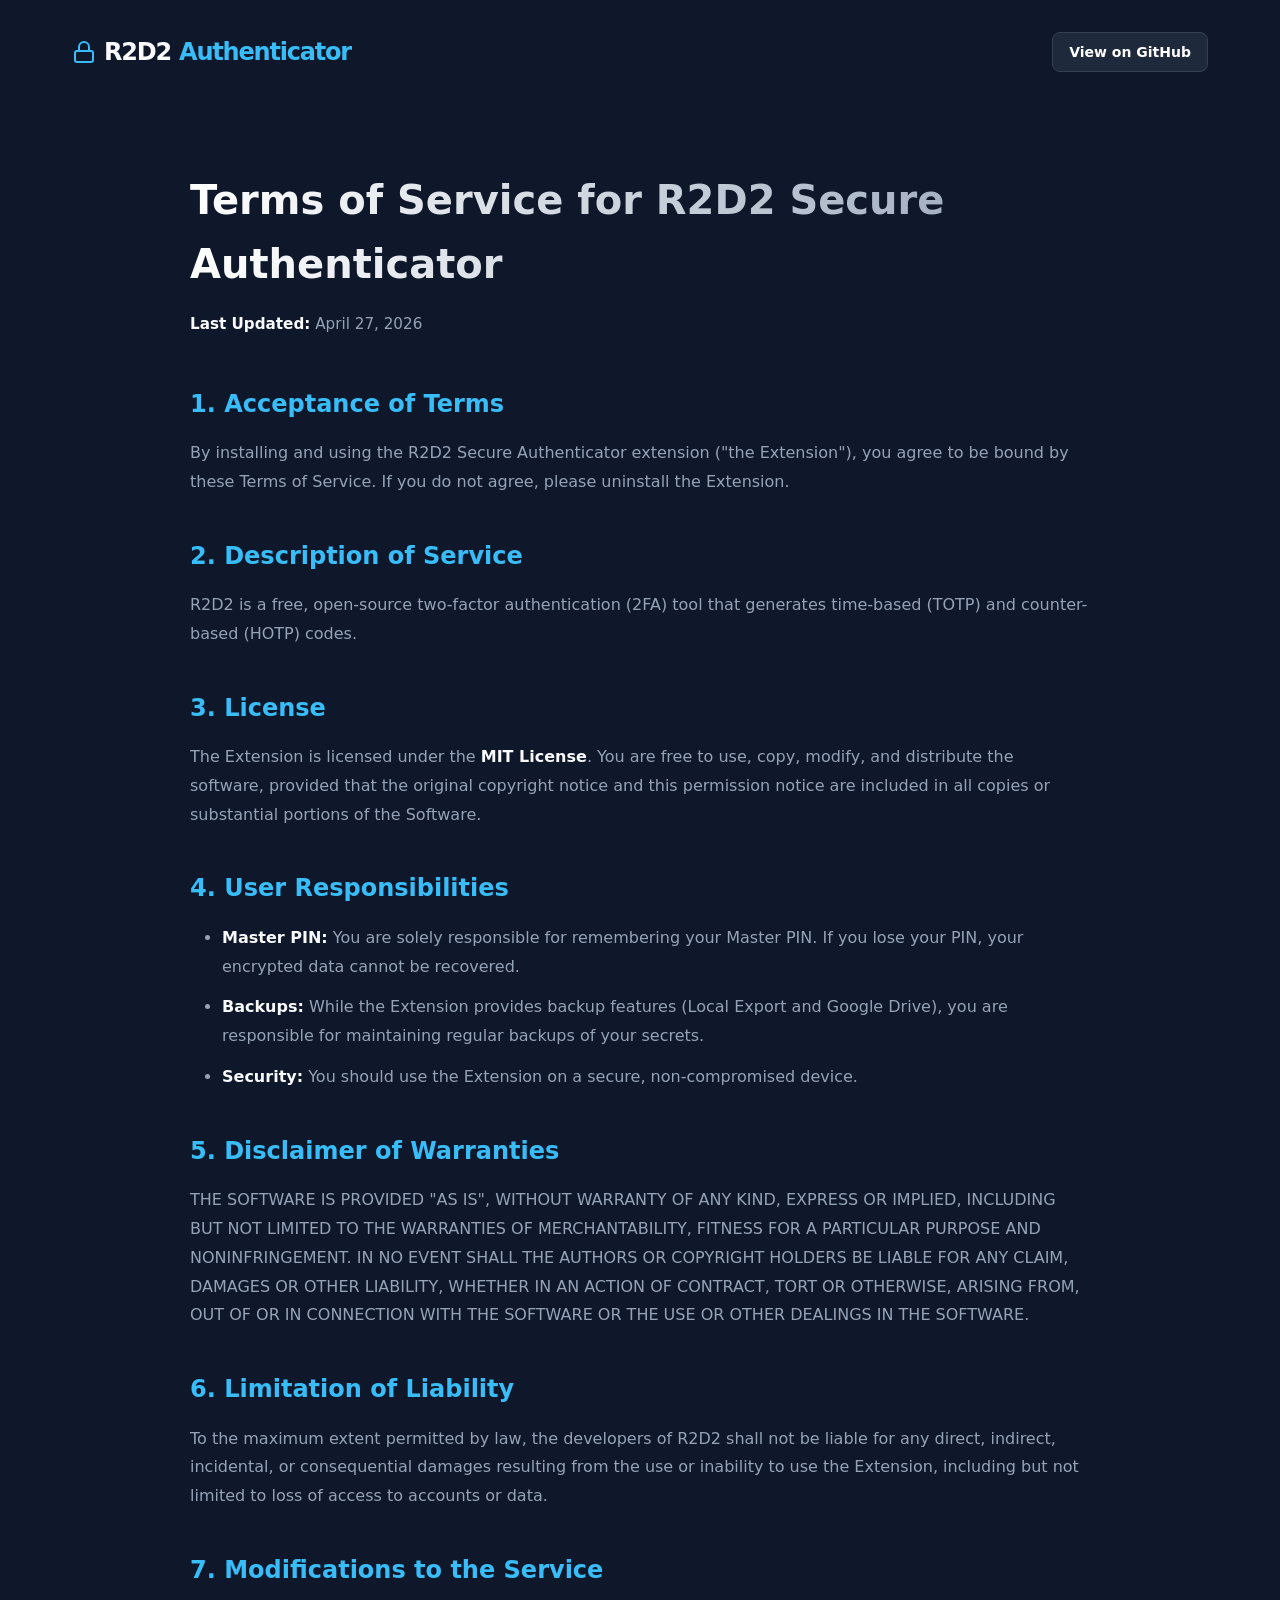
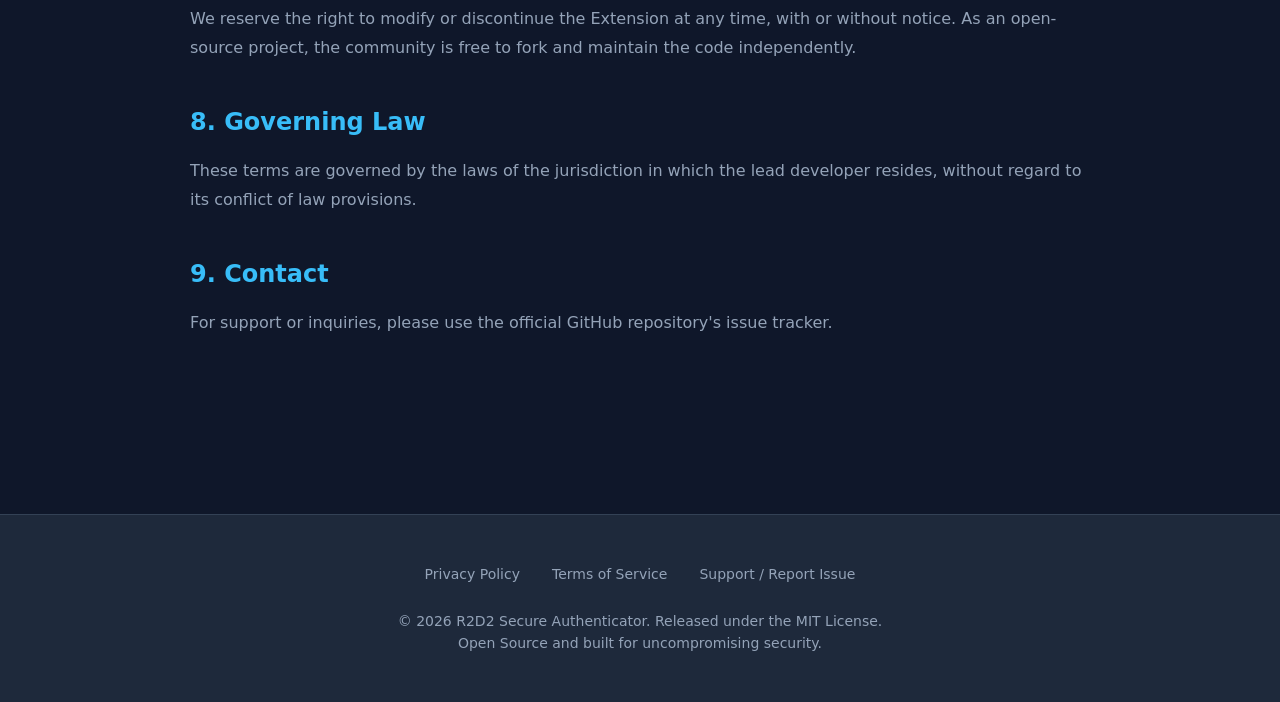
<file: docs/legal/TERMS_OF_SERVICE.html>
<!DOCTYPE html>
<html lang="en">
<head>
    <meta charset="UTF-8">
    <meta name="viewport" content="width=device-width, initial-scale=1.0">
    <title>Terms of Service - R2D2 Secure Authenticator</title>
    <meta name="description" content="Terms of Service for R2D2 Secure Authenticator">
    <style>
        :root {
            --primary: #4F46E5;
            --primary-hover: #4338CA;
            --bg-color: #0f172a;
            --surface: #1e293b;
            --text-main: #f8fafc;
            --text-muted: #94a3b8;
            --border: #334155;
            --accent: #38bdf8;
        }

        * {
            margin: 0;
            padding: 0;
            box-sizing: border-box;
        }

        body {
            font-family: 'Inter', system-ui, -apple-system, sans-serif;
            background-color: var(--bg-color);
            color: var(--text-main);
            line-height: 1.6;
            -webkit-font-smoothing: antialiased;
        }

        .container {
            max-width: 1200px;
            margin: 0 auto;
            padding: 0 2rem;
        }

        /* Navigation */
        nav {
            padding: 2rem 0;
            display: flex;
            justify-content: space-between;
            align-items: center;
        }

        .logo {
            font-size: 1.5rem;
            font-weight: 800;
            letter-spacing: -0.05em;
            display: flex;
            align-items: center;
            gap: 0.5rem;
        }

        .logo span {
            color: var(--accent);
        }

        .logo a {
            color: var(--text-main);
            text-decoration: none;
            display: flex;
            align-items: center;
            gap: 0.5rem;
            transition: color 0.2s ease;
        }

        .logo a:hover {
            color: var(--accent);
        }

        .btn {
            display: inline-block;
            padding: 1rem 2rem;
            font-size: 1.125rem;
            font-weight: 600;
            text-decoration: none;
            border-radius: 0.5rem;
            transition: all 0.2s ease;
        }

        .btn-secondary {
            background-color: var(--surface);
            color: white;
            border: 1px solid var(--border);
            padding: 0.5rem 1rem;
            font-size: 0.875rem;
        }

        .btn-secondary:hover {
            background-color: var(--border);
            transform: translateY(-2px);
        }

        /* Content Section */
        .content {
            padding: 4rem 0;
            max-width: 900px;
            margin: 0 auto;
        }

        .content h1 {
            font-size: 2.5rem;
            font-weight: 800;
            margin-bottom: 1rem;
            background: linear-gradient(to right, #fff, #94a3b8);
            -webkit-background-clip: text;
            -webkit-text-fill-color: transparent;
        }

        .last-updated {
            color: var(--text-muted);
            margin-bottom: 3rem;
            font-size: 0.95rem;
        }

        .content h2 {
            font-size: 1.5rem;
            font-weight: 700;
            margin-top: 2.5rem;
            margin-bottom: 1rem;
            color: var(--accent);
        }

        .content h3 {
            font-size: 1.25rem;
            font-weight: 600;
            margin-top: 1.5rem;
            margin-bottom: 0.75rem;
            color: var(--text-main);
        }

        .content p {
            margin-bottom: 1rem;
            color: var(--text-muted);
            line-height: 1.8;
        }

        .content ul {
            margin-left: 2rem;
            margin-bottom: 1rem;
        }

        .content li {
            margin-bottom: 0.75rem;
            color: var(--text-muted);
            line-height: 1.8;
        }

        .content strong {
            color: var(--text-main);
            font-weight: 600;
        }

        .content a {
            color: var(--accent);
            text-decoration: none;
            transition: color 0.2s ease;
        }

        .content a:hover {
            color: #22d3ee;
            text-decoration: underline;
        }

        /* Footer */
        footer {
            margin-top: 6rem;
            padding: 3rem 0;
            border-top: 1px solid var(--border);
            background-color: var(--surface);
            text-align: center;
        }

        .footer-links {
            display: flex;
            justify-content: center;
            gap: 2rem;
            margin-bottom: 1.5rem;
        }

        .footer-links a {
            color: var(--text-muted);
            text-decoration: none;
            font-size: 0.875rem;
            transition: color 0.2s ease;
        }

        .footer-links a:hover {
            color: white;
            text-decoration: underline;
        }

        .footer-text {
            color: var(--text-muted);
            font-size: 0.875rem;
        }

        /* Responsive */
        @media (max-width: 768px) {
            .content h1 {
                font-size: 2rem;
            }
            
            .content h2 {
                font-size: 1.25rem;
            }

            .footer-links {
                flex-direction: column;
                gap: 1rem;
            }
        }
    </style>
</head>
<body>

    <div class="container">
        <nav>
            <div class="logo">
                <a href="../index.html">
                    <svg width="24" height="24" viewBox="0 0 24 24" fill="none" stroke="currentColor" stroke-width="2" stroke-linecap="round" stroke-linejoin="round" style="color: var(--accent);">
                        <rect x="3" y="11" width="18" height="11" rx="2" ry="2"></rect>
                        <path d="M7 11V7a5 5 0 0 1 10 0v4"></path>
                    </svg>
                    R2D2 <span>Authenticator</span>
                </a>
            </div>
            <div>
                <a href="https://github.com/pab10v/r2d2" class="btn btn-secondary">View on GitHub</a>
            </div>
        </nav>

        <section class="content">
            <h1>Terms of Service for R2D2 Secure Authenticator</h1>
            
            <div class="last-updated"><strong>Last Updated:</strong> April 27, 2026</div>

            <h2>1. Acceptance of Terms</h2>
            <p>By installing and using the R2D2 Secure Authenticator extension ("the Extension"), you agree to be bound by these Terms of Service. If you do not agree, please uninstall the Extension.</p>

            <h2>2. Description of Service</h2>
            <p>R2D2 is a free, open-source two-factor authentication (2FA) tool that generates time-based (TOTP) and counter-based (HOTP) codes.</p>

            <h2>3. License</h2>
            <p>The Extension is licensed under the <strong>MIT License</strong>. You are free to use, copy, modify, and distribute the software, provided that the original copyright notice and this permission notice are included in all copies or substantial portions of the Software.</p>

            <h2>4. User Responsibilities</h2>
            <ul>
                <li><strong>Master PIN:</strong> You are solely responsible for remembering your Master PIN. If you lose your PIN, your encrypted data cannot be recovered.</li>
                <li><strong>Backups:</strong> While the Extension provides backup features (Local Export and Google Drive), you are responsible for maintaining regular backups of your secrets.</li>
                <li><strong>Security:</strong> You should use the Extension on a secure, non-compromised device.</li>
            </ul>

            <h2>5. Disclaimer of Warranties</h2>
            <p>THE SOFTWARE IS PROVIDED "AS IS", WITHOUT WARRANTY OF ANY KIND, EXPRESS OR IMPLIED, INCLUDING BUT NOT LIMITED TO THE WARRANTIES OF MERCHANTABILITY, FITNESS FOR A PARTICULAR PURPOSE AND NONINFRINGEMENT. IN NO EVENT SHALL THE AUTHORS OR COPYRIGHT HOLDERS BE LIABLE FOR ANY CLAIM, DAMAGES OR OTHER LIABILITY, WHETHER IN AN ACTION OF CONTRACT, TORT OR OTHERWISE, ARISING FROM, OUT OF OR IN CONNECTION WITH THE SOFTWARE OR THE USE OR OTHER DEALINGS IN THE SOFTWARE.</p>

            <h2>6. Limitation of Liability</h2>
            <p>To the maximum extent permitted by law, the developers of R2D2 shall not be liable for any direct, indirect, incidental, or consequential damages resulting from the use or inability to use the Extension, including but not limited to loss of access to accounts or data.</p>

            <h2>7. Modifications to the Service</h2>
            <p>We reserve the right to modify or discontinue the Extension at any time, with or without notice. As an open-source project, the community is free to fork and maintain the code independently.</p>

            <h2>8. Governing Law</h2>
            <p>These terms are governed by the laws of the jurisdiction in which the lead developer resides, without regard to its conflict of law provisions.</p>

            <h2>9. Contact</h2>
            <p>For support or inquiries, please use the official GitHub repository's issue tracker.</p>
        </section>
    </div>

    <footer>
        <div class="container">
            <div class="footer-links">
                <a href="PRIVACY_POLICY.html">Privacy Policy</a>
                <a href="TERMS_OF_SERVICE.html">Terms of Service</a>
                <a href="https://github.com/pab10v/r2d2/issues">Support / Report Issue</a>
            </div>
            <p class="footer-text">
                &copy; 2026 R2D2 Secure Authenticator. Released under the MIT License.<br>
                Open Source and built for uncompromising security.
            </p>
        </div>
    </footer>

</body>
</html>
</file>
<file: popup.css>
/* Secure Authenticator Popup Styles */
:root {
    --bg-color: #f8f9fa;
    --text-color: #333;
    --card-bg: white;
    --item-bg: white;
    --header-bg: linear-gradient(135deg, #667eea 0%, #764ba2 100%);
    --modal-bg: white;
    --input-bg: white;
    --input-border: #ddd;
    --code-color: #2196F3;
    --code-bg: #f8f9fa;
}

.theme-dark {
    --bg-color: #121212;
    --text-color: #e0e0e0;
    --card-bg: #1e1e1e;
    --item-bg: #1e1e1e;
    --modal-bg: #1e1e1e;
    --input-bg: #2d2d2d;
    --input-border: #444;
    --code-color: #64b5f6;
    --code-bg: #2d2d2d;
}

* {
    margin: 0;
    padding: 0;
    box-sizing: border-box;
}

html {
    min-width: 420px;
}

body {
    font-family: -apple-system, BlinkMacSystemFont, 'Segoe UI', Roboto, sans-serif;
    background: var(--bg-color);
    color: var(--text-color);
    width: 420px;
    min-width: 420px;
    min-height: 500px;
    margin: 0 auto;
    padding: 0;
    overflow-x: hidden;
    position: relative;
    display: flex;
    flex-direction: column;
}

/* Modo pestaña completa */
@media (min-width: 401px) {
    html {
        background: #e9ecef;
        display: flex;
        justify-content: center;
        min-height: 100vh;
    }

    body {
        margin-top: 5vh;
        margin-bottom: 5vh;
        border-radius: 12px;
        box-shadow: 0 10px 30px rgba(0, 0, 0, 0.15);
        height: 600px;
        overflow-y: hidden;
    }
}

#app {
    width: 100%;
    display: flex;
    flex-direction: column;
    flex: 1;
}

/* Header */
.header {
    background: linear-gradient(135deg, #667eea 0%, #764ba2 100%);
    color: white;
    padding: 16px 20px;
    display: flex;
    justify-content: space-between;
    align-items: center;
    transition: background 0.3s ease;
}

.theme-dark .header {
    background: linear-gradient(135deg, #1a1a2e 0%, #16213e 100%);
    border-bottom: 1px solid rgba(255, 255, 255, 0.05);
}

.header h1 {
    font-size: 18px;
    font-weight: 600;
}

.header-actions {
    display: flex;
    gap: 8px;
}

/* Buttons */
.btn {
    padding: 8px 16px;
    border: none;
    border-radius: 6px;
    cursor: pointer;
    font-size: 14px;
    font-weight: 500;
    transition: all 0.2s ease;
}

.btn-primary {
    background: #4CAF50;
    color: white;
}

.btn-primary:hover {
    background: #45a049;
    transform: translateY(-1px);
}

.btn-secondary {
    background: #f8f9fa;
    color: #333;
    border: 1px solid #ddd;
}

.btn-secondary:hover {
    background: #e9ecef;
}

.btn-icon {
    background: transparent;
    border: none;
    cursor: pointer;
    padding: 6px;
    border-radius: 50%;
    display: flex;
    align-items: center;
    justify-content: center;
    color: #666;
    transition: all 0.2s ease;
}

.btn-icon:hover {
    background: rgba(0, 0, 0, 0.05);
    color: #4CAF50;
}

.theme-dark .btn-icon {
    color: #aaa;
}

.theme-dark .btn-icon:hover {
    background: rgba(255, 255, 255, 0.1);
}

.autofill-btn {
    margin-right: 4px;
}


.header .btn-secondary:hover {
    background: rgba(255, 255, 255, 0.3);
}

.btn-danger:hover {
    background: #da190b;
}

.menu-btn {
    width: 32px;
    height: 32px;
    display: flex;
    flex-direction: column;
    justify-content: center;
    align-items: center;
    gap: 4px;
    background: rgba(255, 255, 255, 0.2);
    border: none;
    border-radius: 4px;
    cursor: pointer;
    padding: 0;
}

.menu-btn span {
    display: block;
    width: 18px;
    height: 2px;
    background: white;
    border-radius: 1px;
}

/* Main Content */
.main-content {
    flex: 1;
    overflow-y: auto;
    padding: 16px;
    min-height: 0;
}

/* Account List */
.account-list {
    display: flex;
    flex-direction: column;
    gap: 12px;
    /* Room for kebab dropdown below last cards without clipping in scroll area */
    padding-bottom: 72px;
}

/* Search Bar */
.search-container {
    padding: 0 16px 12px 16px;
    background: var(--header-bg);
}

.search-box {
    position: relative;
    display: flex;
    align-items: center;
}

.search-icon {
    position: absolute;
    left: 12px;
    color: #888;
    pointer-events: none;
}

#search-accounts {
    width: 100%;
    padding: 10px 12px 10px 36px;
    border-radius: 8px;
    border: 1px solid var(--input-border);
    background: var(--input-bg);
    color: var(--text-color);
    font-size: 14px;
    transition: all 0.2s ease;
}

#search-accounts:focus {
    outline: none;
    border-color: var(--accent-color);
    box-shadow: 0 0 0 2px rgba(66, 133, 244, 0.1);
}

.context-filter-info {
    margin-top: 8px;
    padding: 8px 10px;
    border-radius: 8px;
    background: rgba(255, 255, 255, 0.16);
    color: #fff;
    display: flex;
    align-items: center;
    justify-content: space-between;
    gap: 8px;
    font-size: 12px;
}

.context-filter-info .btn {
    padding: 4px 8px;
    font-size: 11px;
}

.theme-dark .context-filter-info {
    background: rgba(255, 255, 255, 0.12);
}

.account-item {
    background: var(--item-bg);
    border-radius: 8px;
    padding: 16px;
    box-shadow: 0 2px 4px rgba(0, 0, 0, 0.1);
    transition: all 0.2s ease;
    overflow: visible;
}

.account-item:hover {
    box-shadow: 0 4px 8px rgba(0, 0, 0, 0.15);
    transform: translateY(-1px);
}

.account-header {
    display: flex;
    flex-wrap: wrap;
    align-items: flex-start;
    gap: 8px 12px;
    margin-bottom: 12px;
}

.account-icon {
    flex: 0 0 auto;
    display: flex;
    align-items: center;
    justify-content: center;
}

.account-icon img {
    border-radius: 4px;
}

.account-info {
    flex: 1 1 160px;
    min-width: 0;
}

.account-name {
    font-size: 15px;
    font-weight: 600;
    color: var(--text-color);
    margin-bottom: 2px;
    overflow: hidden;
    text-overflow: ellipsis;
    white-space: nowrap;
}

.account-issuer {
    font-size: 13px;
    color: #666;
    overflow: hidden;
    text-overflow: ellipsis;
    white-space: nowrap;
}

.theme-dark .account-issuer {
    color: #aaa;
}

.account-info h3 {
    font-size: 16px;
    font-weight: 600;
    color: var(--text-color);
    margin-bottom: 4px;
}

.account-info p {
    font-size: 14px;
    color: #666;
}

/* Full-width row so actions never clip at narrow popup widths */
.account-actions {
    flex: 1 1 100%;
    display: flex;
    flex-wrap: wrap;
    align-items: center;
    justify-content: flex-end;
    gap: 6px;
    row-gap: 8px;
}

/* Kebab menu + Edit / Delete */
.more-menu {
    position: relative;
    flex: 0 0 auto;
}

.menu-dots {
    width: 32px;
    height: 32px;
    padding: 0;
    border: none;
    background: transparent;
    cursor: pointer;
    border-radius: 4px;
    font-size: 18px;
    line-height: 1;
    color: var(--text-color);
    display: flex;
    align-items: center;
    justify-content: center;
}

.menu-dots:hover {
    background: rgba(0, 0, 0, 0.06);
}

.theme-dark .menu-dots:hover {
    background: rgba(255, 255, 255, 0.08);
}

.more-dropdown {
    display: none;
    position: absolute;
    right: 0;
    top: calc(100% + 4px);
    min-width: 132px;
    padding: 4px;
    background: var(--item-bg);
    border: 1px solid var(--input-border);
    border-radius: 8px;
    box-shadow: 0 6px 20px rgba(0, 0, 0, 0.15);
    z-index: 100;
    flex-direction: column;
    gap: 2px;
}

.more-menu:focus-within .more-dropdown {
    display: flex;
}

.more-dropdown .edit-btn,
.more-dropdown .delete-btn {
    width: 100%;
    margin: 0;
    padding: 8px 12px;
    border: none;
    border-radius: 6px;
    background: transparent;
    cursor: pointer;
    font-size: 14px;
    text-align: left;
    color: var(--text-color);
}

.more-dropdown .delete-btn {
    color: #c62828;
}

.theme-dark .more-dropdown .delete-btn {
    color: #ef9a9a;
}

.more-dropdown .edit-btn:hover,
.more-dropdown .delete-btn:hover {
    background: rgba(0, 0, 0, 0.06);
}

.theme-dark .more-dropdown .edit-btn:hover,
.theme-dark .more-dropdown .delete-btn:hover {
    background: rgba(255, 255, 255, 0.08);
}

.icon-btn {
    width: 32px;
    height: 32px;
    border: none;
    background: transparent;
    cursor: pointer;
    border-radius: 4px;
    display: flex;
    align-items: center;
    justify-content: center;
    transition: background 0.2s ease;
}

.icon-btn:hover {
    background: #f0f0f0;
}

.counter-container {
    font-size: 12px;
    color: #888;
    margin-top: 8px;
    display: flex;
    align-items: center;
    gap: 4px;
}

.refresh-btn svg {
    transition: transform 0.3s ease;
}

.refresh-btn:active svg {
    transform: rotate(180deg);
}

.form-row {
    display: flex;
    gap: 12px;
}

.form-row .form-group {
    flex: 1;
}

/* TOTP Code Display */
.totp-code {
    display: flex;
    align-items: center;
    gap: 12px;
}

.code-display {
    font-family: 'Courier New', monospace;
    font-size: 24px;
    font-weight: bold;
    letter-spacing: 4px;
    color: var(--code-color);
    background: var(--code-bg);
    padding: 8px 12px;
    border-radius: 6px;
    border: 2px solid var(--input-border);
}

.copy-btn {
    padding: 6px 12px;
    font-size: 12px;
    background: #e9ecef;
    color: #495057;
    border: none;
    border-radius: 4px;
    cursor: pointer;
    transition: all 0.2s ease;
}

.account-actions .copy-btn {
    padding: 5px 10px;
    font-size: 11px;
    white-space: nowrap;
}

.copy-btn:hover {
    background: #dee2e6;
}

.copy-btn.copied {
    background: #4CAF50;
    color: white;
}

/* Progress Bar */
.progress-container {
    display: flex;
    align-items: center;
    gap: 8px;
    margin-top: 12px;
    position: relative;
}

.timer-seconds {
    position: absolute;
    right: 0;
    top: -18px;
    font-size: 11px;
    font-weight: 600;
    color: #666;
    font-family: monospace;
}

.theme-dark .timer-seconds {
    color: #aaa;
}

.progress-bar {
    flex: 1;
    height: 4px;
    background: #e9ecef;
    border-radius: 2px;
    overflow: hidden;
}

.remaining-time {
    font-size: 11px;
    font-weight: 600;
    color: #666;
    min-width: 20px;
    text-align: right;
    font-variant-numeric: tabular-nums;
}

.progress-fill {
    height: 100%;
    background: linear-gradient(90deg, #4CAF50, #45a049);
    width: 100%;
    transform-origin: left;
    will-change: transform;
}

.progress-fill.warning {
    background: linear-gradient(90deg, #f44336, #d32f2f) !important;
}

/* Empty State */
.empty-state {
    text-align: center;
    padding: 40px 20px;
}

.empty-icon {
    font-size: 48px;
    margin-bottom: 16px;
}

.empty-state h2 {
    font-size: 20px;
    color: #333;
    margin-bottom: 8px;
}

.empty-state p {
    color: #666;
    margin-bottom: 20px;
}

/* Modal */
.modal {
    position: fixed;
    top: 0;
    left: 0;
    width: 100%;
    height: 100%;
    background: rgba(0, 0, 0, 0.5);
    display: flex;
    align-items: center;
    justify-content: center;
    z-index: 1000;
}

.modal-content {
    background: var(--modal-bg);
    border-radius: 12px;
    width: 90%;
    max-width: 400px;
    max-height: 90vh;
    overflow-y: auto;
    box-shadow: 0 10px 25px rgba(0, 0, 0, 0.2);
}

.modal-header {
    display: flex;
    justify-content: space-between;
    align-items: center;
    padding: 20px;
    border-bottom: 1px solid #e9ecef;
}

.modal-header h2 {
    font-size: 18px;
    font-weight: 600;
    color: #333;
}

.settings-tabs {
    display: flex;
    gap: 8px;
    padding: 12px 20px 0 20px;
    border-bottom: 1px solid #e9ecef;
}

.settings-tab {
    border: 1px solid var(--input-border);
    background: var(--input-bg);
    color: var(--text-color);
    border-radius: 8px;
    padding: 8px 12px;
    font-size: 13px;
    font-weight: 500;
    cursor: pointer;
}

.settings-tab.active {
    background: #4CAF50;
    border-color: #4CAF50;
    color: #fff;
}

.settings-panel {
    display: none;
}

.settings-panel.active {
    display: block;
}

.close-btn {
    width: 32px;
    height: 32px;
    border: none;
    background: transparent;
    cursor: pointer;
    border-radius: 4px;
    display: flex;
    align-items: center;
    justify-content: center;
    font-size: 18px;
    color: #666;
    transition: background 0.2s ease;
}

.close-btn:hover {
    background: #f0f0f0;
}

/* Forms */
.form-group {
    margin-bottom: 16px;
    padding: 0 20px;
}

.form-group label {
    display: block;
    margin-bottom: 6px;
    font-weight: 500;
    color: #333;
}

.form-group input,
.form-group select,
.form-group textarea {
    width: 100%;
    padding: 10px 12px;
    border: 1px solid var(--input-border);
    border-radius: 6px;
    background: var(--input-bg);
    color: var(--text-color);
    font-size: 14px;
    transition: border-color 0.2s ease;
}

.form-group input:focus,
.form-group select:focus,
.form-group textarea:focus {
    outline: none;
    border-color: #4CAF50;
    box-shadow: 0 0 0 3px rgba(76, 175, 80, 0.1);
}

.form-group small {
    display: block;
    margin-top: 4px;
    font-size: 12px;
    color: #666;
}

.form-actions {
    display: flex;
    gap: 12px;
    justify-content: flex-end;
    padding: 20px;
    border-top: 1px solid #e9ecef;
}

/* Dropdown */
.dropdown {
    position: absolute;
    top: 60px;
    right: 20px;
    background: var(--modal-bg);
    border-radius: 8px;
    box-shadow: 0 4px 12px rgba(0, 0, 0, 0.15);
    z-index: 100;
    min-width: 180px;
    overflow: hidden;
}

.dropdown-item {
    width: 100%;
    padding: 12px 16px;
    border: none;
    background: transparent;
    text-align: left;
    cursor: pointer;
    font-size: 14px;
    color: var(--text-color);
    transition: background 0.2s ease;
    display: flex;
    align-items: center;
    gap: 8px;
}

.dropdown-item:hover {
    background: #f8f9fa;
}

/* Loading State */
.loading {
    display: flex;
    align-items: center;
    justify-content: center;
    padding: 40px;
    color: #666;
}

.spinner {
    width: 20px;
    height: 20px;
    border: 2px solid #f3f3f3;
    border-top: 2px solid #4CAF50;
    border-radius: 50%;
    animation: spin 1s linear infinite;
    margin-right: 8px;
}

@keyframes spin {
    0% {
        transform: rotate(0deg);
    }

    100% {
        transform: rotate(360deg);
    }
}

/* Responsive */
@media (max-width: 400px) {
    body {
        width: 100vw;
    }

    .modal-content {
        width: 95%;
        margin: 10px;
    }
}

/* Scrollbar Styling */
::-webkit-scrollbar {
    width: 6px;
}

/* Export Format Selector */
.export-format-selector {
    margin-bottom: 16px;
}

.export-format-selector label {
    display: block;
    margin-bottom: 8px;
    font-weight: 500;
    color: #495057;
}

.format-tabs {
    display: flex;
    gap: 8px;
    margin-top: 8px;
}

.format-tab {
    padding: 8px 16px;
    border: 1px solid #ddd;
    background: #f8f9fa;
    border-radius: 4px;
    cursor: pointer;
    font-size: 12px;
    transition: all 0.2s ease;
}

.format-tab:hover {
    background: #e9ecef;
    border-color: #007bff;
}

.format-tab.active {
    background: #007bff;
    color: white;
    border-color: #0056b3;
}

::-webkit-scrollbar-track {
    background: #f1f1f1;
}

::-webkit-scrollbar-thumb {
    background: #c1c1c1;
    border-radius: 3px;
}

::-webkit-scrollbar-thumb:hover {
    background: #a8a8a8;
}

/* QR Scanner Modal */
.qr-scanner-content {
    max-width: 400px;
    width: 100%;
}

.scanner-container {
    position: relative;
    width: 300px;
    height: 300px;
    margin: 0 auto 20px;
    border: 2px dashed #ddd;
    border-radius: 8px;
    background: #f8f9fa;
    display: flex;
    align-items: center;
    justify-content: center;
    overflow: hidden;
}

.scanner-placeholder {
    text-align: center;
    color: #666;
}

.scanner-icon {
    font-size: 48px;
    font-weight: bold;
    color: #007bff;
    margin-bottom: 10px;
    border: 3px solid #007bff;
    border-radius: 8px;
    padding: 20px;
    background: white;
}

.scanner-status {
    position: absolute;
    top: 10px;
    left: 10px;
    right: 10px;
    background: rgba(0, 0, 0, 0.7);
    color: white;
    padding: 5px 10px;
    border-radius: 4px;
    font-size: 12px;
    text-align: center;
    display: none;
}

.scanner-actions {
    display: flex;
    gap: 10px;
    justify-content: center;
    margin-bottom: 15px;
    flex-wrap: wrap;
}

.manual-input-section {
    border-top: 1px solid #ddd;
    padding-top: 15px;
    margin-top: 15px;
}

#qr-video,
#qr-canvas {
    width: 100%;
    height: 100%;
    object-fit: cover;
}

/* Scanner active state */
.scanner-container.scanning {
    border-color: #007bff;
    background: #e3f2fd;
}

.scanner-container.scanning .scanner-placeholder {
    display: none;
}

/* Responsive */
@media (max-width: 400px) {
    .scanner-container {
        width: 250px;
        height: 250px;
    }
}


/* ─── Vault Views (Setup & Unlock) ─────────────────────────────────────────── */

.vault-view {
    display: flex;
    align-items: center;
    justify-content: center;
    width: 100%;
    flex: 1;
    background: linear-gradient(160deg, #1a1a2e 0%, #16213e 50%, #0f3460 100%);
}

.vault-card {
    width: 100%;
    max-width: 380px;
    padding: 20px;
    text-align: center;
    margin-top: -40px; /* Compensa visualmente la cabecera para un centrado perfecto */
}

.vault-icon {
    font-size: 52px;
    margin-bottom: 16px;
    animation: vaultPulse 2.5s ease-in-out infinite;
}

@keyframes vaultPulse {

    0%,
    100% {
        transform: scale(1);
        opacity: 1;
    }

    50% {
        transform: scale(1.08);
        opacity: 0.85;
    }
}

.vault-title {
    font-size: 22px;
    font-weight: 700;
    color: #ffffff;
    margin-bottom: 8px;
    letter-spacing: -0.3px;
}

.vault-subtitle {
    font-size: 13px;
    color: rgba(255, 255, 255, 0.6);
    margin-bottom: 28px;
    line-height: 1.5;
}

.pin-group {
    margin-bottom: 16px;
    text-align: left;
}

.pin-group label {
    display: block;
    font-size: 12px;
    font-weight: 600;
    color: rgba(255, 255, 255, 0.7);
    text-transform: uppercase;
    letter-spacing: 0.8px;
    margin-bottom: 8px;
}

.pin-group input {
    width: 100%;
    padding: 14px 16px;
    background: rgba(255, 255, 255, 0.08);
    border: 1px solid rgba(255, 255, 255, 0.15);
    border-radius: 10px;
    color: #ffffff;
    font-size: 20px;
    letter-spacing: 6px;
    text-align: center;
    transition: border-color 0.2s ease, background 0.2s ease;
    outline: none;
}

.pin-group input::placeholder {
    letter-spacing: 2px;
    font-size: 14px;
    color: rgba(255, 255, 255, 0.3);
}

.pin-group input:focus {
    border-color: #667eea;
    background: rgba(102, 126, 234, 0.15);
    box-shadow: 0 0 0 3px rgba(102, 126, 234, 0.25);
}

.vault-btn {
    width: 100%;
    padding: 14px;
    margin-top: 8px;
    background: linear-gradient(135deg, #667eea 0%, #764ba2 100%);
    color: white;
    border: none;
    border-radius: 10px;
    font-size: 15px;
    font-weight: 600;
    cursor: pointer;
    transition: opacity 0.2s ease, transform 0.15s ease;
    letter-spacing: 0.3px;
}

.vault-btn:hover:not(:disabled) {
    opacity: 0.9;
    transform: translateY(-1px);
}

.vault-btn:disabled {
    opacity: 0.5;
    cursor: not-allowed;
    transform: none;
}

.vault-error {
    margin: 12px 0 4px;
    padding: 10px 14px;
    background: rgba(244, 67, 54, 0.15);
    border: 1px solid rgba(244, 67, 54, 0.4);
    border-radius: 8px;
    color: #ff8a80;
    font-size: 13px;
    text-align: left;
}

.vault-note {
    margin-top: 20px;
    font-size: 11px;
    color: rgba(255, 255, 255, 0.35);
    line-height: 1.6;
}
</file>
